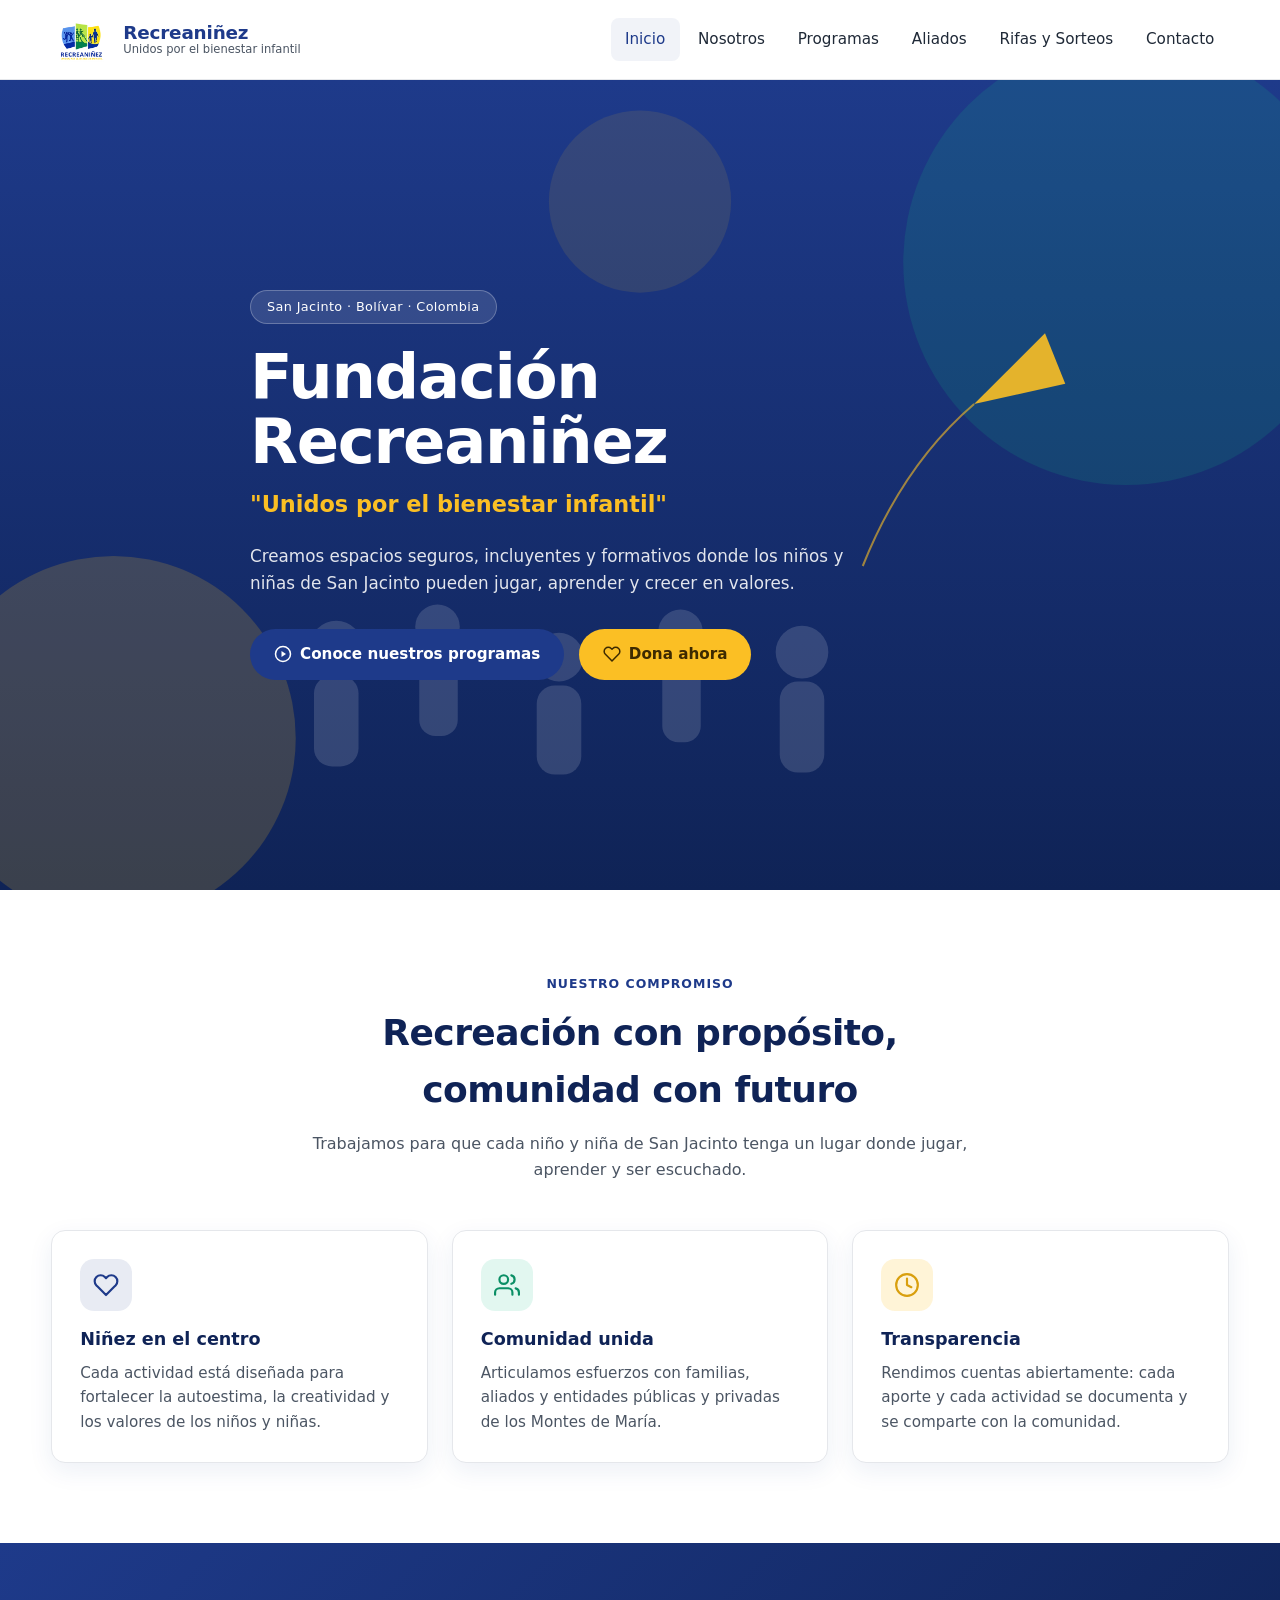
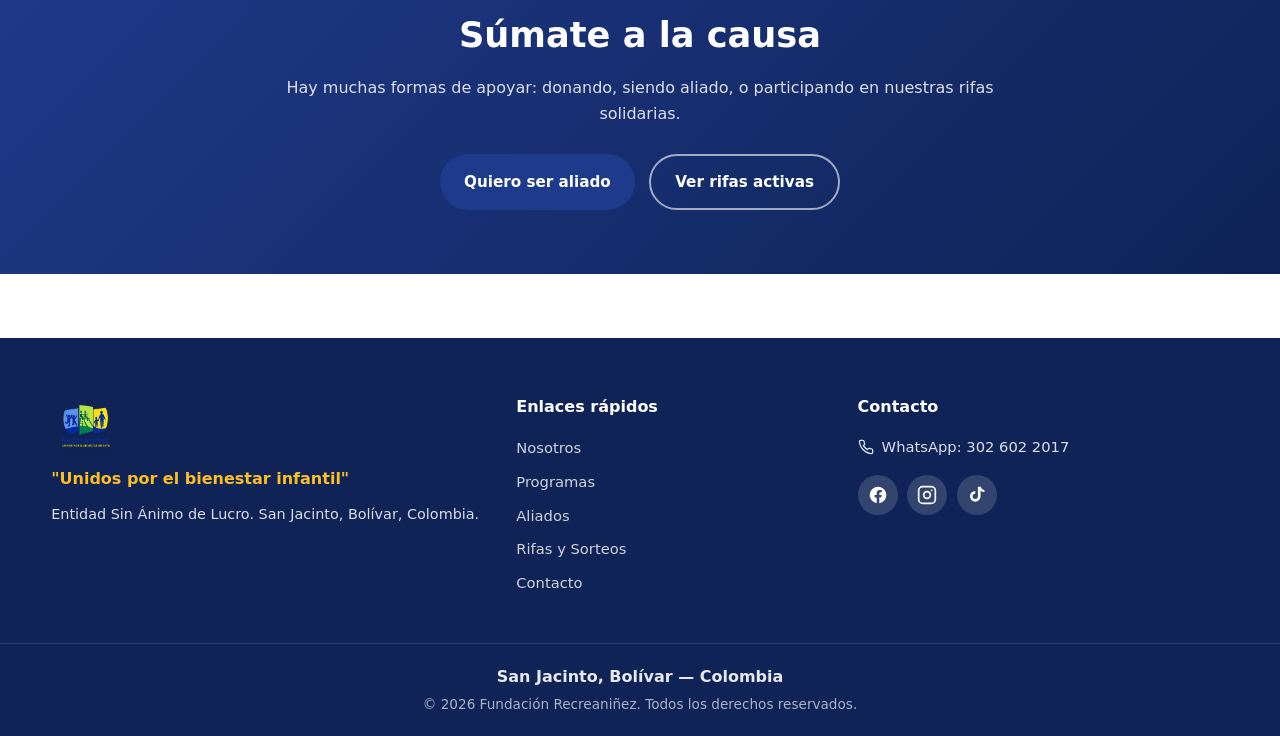
<file: index.html>
<!DOCTYPE html>
<html lang="es">
<head>
  <meta charset="UTF-8" />
  <meta name="viewport" content="width=device-width, initial-scale=1.0" />
  <meta http-equiv="Content-Security-Policy" content="default-src 'self' 'unsafe-inline' 'unsafe-eval' https:; img-src 'self' https: data:;">
  <title>Fundación Recreaniñez | Unidos por el bienestar infantil</title>
  <meta name="description" content="Fundación Recreaniñez: promovemos el bienestar de la niñez en San Jacinto, Bolívar, a través de recreación, lúdica e integración comunitaria." />
  <link rel="preconnect" href="https://fonts.googleapis.com" />
  <link rel="preconnect" href="https://fonts.gstatic.com" crossorigin />
  <link href="https://fonts.googleapis.com/css2?family=Poppins:wght@400;500;600;700;800&display=swap" rel="stylesheet" />
  <link rel="stylesheet" href="styles.css" />
  <link rel="icon" href="logo.png" type="image/png" />
</head>
<body>

  <header class="site-header" id="siteHeader">
    <div class="container header-inner">
      <a href="index.html" class="brand">
        <img src="logo.png" alt="Logo Fundación Recreaniñez" class="brand-logo" />
        <span class="brand-text"><strong>Recreaniñez</strong><small>Unidos por el bienestar infantil</small></span>
      </a>
      <button class="nav-toggle" id="navToggle" aria-label="Abrir menú" aria-expanded="false">
        <svg viewBox="0 0 24 24" width="24" height="24" fill="none" stroke="currentColor" stroke-width="2" stroke-linecap="round" stroke-linejoin="round"><line x1="3" y1="6" x2="21" y2="6"/><line x1="3" y1="12" x2="21" y2="12"/><line x1="3" y1="18" x2="21" y2="18"/></svg>
      </button>
      <nav class="main-nav" id="mainNav" aria-label="Navegación principal">
        <ul>
          <li><a href="index.html" class="active">Inicio</a></li>
          <li class="has-sub">
            <a href="nosotros.html">Nosotros</a>
            <button class="sub-toggle" type="button" aria-label="Abrir secciones de Nosotros" aria-expanded="false">
              <svg viewBox="0 0 24 24" width="16" height="16" fill="none" stroke="currentColor" stroke-width="2" stroke-linecap="round" stroke-linejoin="round"><polyline points="6 9 12 15 18 9"/></svg>
            </button>
            <ul class="submenu">
              <li><a href="nosotros.html#historia">Nuestra historia</a></li>
              <li><a href="nosotros.html#mision">Misión</a></li>
              <li><a href="nosotros.html#vision">Visión</a></li>
              <li><a href="nosotros.html#valores">Valores</a></li>
            </ul>
          </li>
          <li><a href="programas.html">Programas</a></li>
          <li><a href="aliados.html">Aliados</a></li>
          <li><a href="rifas2.html">Rifas y Sorteos</a></li>
          <li><a href="contacto.html">Contacto</a></li>
        </ul>
      </nav>
    </div>
  </header>

  <section class="hero">
    <div class="hero-bg" aria-hidden="true">
      <svg viewBox="0 0 1440 800" preserveAspectRatio="xMidYMid slice" xmlns="http://www.w3.org/2000/svg">
        <defs>
          <linearGradient id="g1" x1="0" y1="0" x2="0" y2="1">
            <stop offset="0%" stop-color="#1E3A8A"/>
            <stop offset="100%" stop-color="#0f2356"/>
          </linearGradient>
        </defs>
        <rect width="1440" height="800" fill="url(#g1)"/>
        <circle cx="1200" cy="180" r="220" fill="#10B981" opacity="0.15"/>
        <circle cx="200" cy="650" r="180" fill="#FBBF24" opacity="0.18"/>
        <circle cx="720" cy="120" r="90" fill="#FBBF24" opacity="0.10"/>
        <path d="M1050 320 L1120 250 L1140 300 Z" fill="#FBBF24" opacity="0.9"/>
        <path d="M1050 320 Q 980 380 940 480" stroke="#FBBF24" stroke-width="2" fill="none" opacity="0.6"/>
        <g fill="#ffffff" opacity="0.14">
          <circle cx="420" cy="560" r="26"/><rect x="398" y="588" width="44" height="90" rx="18"/>
          <circle cx="520" cy="540" r="22"/><rect x="502" y="566" width="38" height="82" rx="16"/>
          <circle cx="640" cy="570" r="24"/><rect x="618" y="598" width="44" height="88" rx="18"/>
          <circle cx="760" cy="545" r="22"/><rect x="742" y="572" width="38" height="82" rx="16"/>
          <circle cx="880" cy="565" r="26"/><rect x="858" y="594" width="44" height="90" rx="18"/>
        </g>
      </svg>
    </div>
    <div class="container hero-content">
      <p class="hero-eyebrow">San Jacinto · Bolívar · Colombia</p>
      <h1>Fundación Recreaniñez</h1>
      <p class="hero-slogan">"Unidos por el bienestar infantil"</p>
      <p class="hero-lead">Creamos espacios seguros, incluyentes y formativos donde los niños y niñas de San Jacinto pueden jugar, aprender y crecer en valores.</p>
      <div class="hero-actions">
        <a href="programas.html" class="btn btn-primary">
          <svg viewBox="0 0 24 24" width="18" height="18" fill="none" stroke="currentColor" stroke-width="2" stroke-linecap="round" stroke-linejoin="round"><circle cx="12" cy="12" r="10"/><polygon points="10 8 16 12 10 16 10 8" fill="currentColor" stroke="none"/></svg>
          Conoce nuestros programas
        </a>
        <a href="rifas.html" class="btn btn-accent">
          <svg viewBox="0 0 24 24" width="18" height="18" fill="none" stroke="currentColor" stroke-width="2" stroke-linecap="round" stroke-linejoin="round"><path d="M20.84 4.61a5.5 5.5 0 0 0-7.78 0L12 5.67l-1.06-1.06a5.5 5.5 0 0 0-7.78 7.78l1.06 1.06L12 21.23l7.78-7.78 1.06-1.06a5.5 5.5 0 0 0 0-7.78z"/></svg>
          Dona ahora
        </a>
      </div>
    </div>
  </section>

  <section class="section">
    <div class="container">
      <header class="section-head reveal">
        <span class="kicker">Nuestro compromiso</span>
        <h2>Recreación con propósito, comunidad con futuro</h2>
        <p class="section-sub">Trabajamos para que cada niño y niña de San Jacinto tenga un lugar donde jugar, aprender y ser escuchado.</p>
      </header>
      <div class="grid grid-3">
        <article class="card reveal">
          <div class="icon-badge azul"><svg viewBox="0 0 24 24" width="26" height="26" fill="none" stroke="currentColor" stroke-width="2" stroke-linecap="round" stroke-linejoin="round"><path d="M20.84 4.61a5.5 5.5 0 0 0-7.78 0L12 5.67l-1.06-1.06a5.5 5.5 0 0 0-7.78 7.78l1.06 1.06L12 21.23l7.78-7.78 1.06-1.06a5.5 5.5 0 0 0 0-7.78z"/></svg></div>
          <h3>Niñez en el centro</h3>
          <p>Cada actividad está diseñada para fortalecer la autoestima, la creatividad y los valores de los niños y niñas.</p>
        </article>
        <article class="card reveal">
          <div class="icon-badge verde"><svg viewBox="0 0 24 24" width="26" height="26" fill="none" stroke="currentColor" stroke-width="2" stroke-linecap="round" stroke-linejoin="round"><path d="M17 21v-2a4 4 0 0 0-4-4H5a4 4 0 0 0-4 4v2"/><circle cx="9" cy="7" r="4"/><path d="M23 21v-2a4 4 0 0 0-3-3.87"/><path d="M16 3.13a4 4 0 0 1 0 7.75"/></svg></div>
          <h3>Comunidad unida</h3>
          <p>Articulamos esfuerzos con familias, aliados y entidades públicas y privadas de los Montes de María.</p>
        </article>
        <article class="card reveal">
          <div class="icon-badge amarillo"><svg viewBox="0 0 24 24" width="26" height="26" fill="none" stroke="currentColor" stroke-width="2" stroke-linecap="round" stroke-linejoin="round"><circle cx="12" cy="12" r="10"/><path d="M12 6v6l4 2"/></svg></div>
          <h3>Transparencia</h3>
          <p>Rendimos cuentas abiertamente: cada aporte y cada actividad se documenta y se comparte con la comunidad.</p>
        </article>
      </div>
    </div>
  </section>

  <section class="cta-band">
    <div class="container cta-inner reveal">
      <h2>Súmate a la causa</h2>
      <p>Hay muchas formas de apoyar: donando, siendo aliado, o participando en nuestras rifas solidarias.</p>
      <div class="cta-buttons">
        <a href="contacto.html" class="btn btn-primary">Quiero ser aliado</a>
        <a href="rifas2.html" class="btn btn-outline-light">Ver rifas activas</a>
      </div>
    </div>
  </section>

  <footer class="site-footer">
    <div class="container footer-grid">
      <div class="footer-brand">
        <img src="logo.png" alt="Logo Recreaniñez" class="footer-logo" />
        <p class="footer-slogan">"Unidos por el bienestar infantil"</p>
        <p class="footer-desc">Entidad Sin Ánimo de Lucro. San Jacinto, Bolívar, Colombia.</p>
      </div>
      <div class="footer-links">
        <h4>Enlaces rápidos</h4>
        <ul>
          <li><a href="nosotros.html">Nosotros</a></li>
          <li><a href="programas.html">Programas</a></li>
          <li><a href="aliados.html">Aliados</a></li>
          <li><a href="rifas2.html">Rifas y Sorteos</a></li>
          <li><a href="contacto.html">Contacto</a></li>
        </ul>
      </div>
      <div class="footer-contact">
        <h4>Contacto</h4>
        <p><svg viewBox="0 0 24 24" width="16" height="16" fill="none" stroke="currentColor" stroke-width="2" stroke-linecap="round" stroke-linejoin="round"><path d="M22 16.92v3a2 2 0 0 1-2.18 2 19.79 19.79 0 0 1-8.63-3.07 19.5 19.5 0 0 1-6-6 19.79 19.79 0 0 1-3.07-8.67A2 2 0 0 1 4.11 2h3a2 2 0 0 1 2 1.72c.13.96.37 1.9.72 2.81a2 2 0 0 1-.45 2.11L8.09 9.91a16 16 0 0 0 6 6l1.27-1.27a2 2 0 0 1 2.11-.45c.91.35 1.85.59 2.81.72A2 2 0 0 1 22 16.92z"/></svg> WhatsApp: 302 602 2017</p>
        <div class="social-row">
          <a href="#" aria-label="Facebook" class="social-link"><svg viewBox="0 0 24 24" width="20" height="20" fill="currentColor"><path d="M22 12a10 10 0 1 0-11.56 9.88v-6.99H7.9V12h2.54V9.8c0-2.51 1.49-3.9 3.77-3.9 1.09 0 2.24.2 2.24.2v2.46h-1.26c-1.24 0-1.63.77-1.63 1.56V12h2.78l-.45 2.89h-2.33v6.99A10 10 0 0 0 22 12z"/></svg></a>
          <a href="#" aria-label="Instagram" class="social-link"><svg viewBox="0 0 24 24" width="20" height="20" fill="none" stroke="currentColor" stroke-width="2" stroke-linecap="round" stroke-linejoin="round"><rect x="2" y="2" width="20" height="20" rx="5"/><circle cx="12" cy="12" r="4"/><circle cx="17.5" cy="6.5" r="1" fill="currentColor" stroke="none"/></svg></a>
          <a href="#" aria-label="TikTok" class="social-link"><svg viewBox="0 0 24 24" width="20" height="20" fill="currentColor"><path d="M21 8.5a6.6 6.6 0 0 1-4.7-1.9v6.98A6.4 6.4 0 1 1 9.9 7.2v3.2a3.2 3.2 0 1 0 3.2 3.2V2h3.2a6.6 6.6 0 0 0 4.7 4.4V8.5z"/></svg></a>
        </div>
      </div>
    </div>
    <div class="footer-bottom">
      <p class="footer-location">San Jacinto, Bolívar — Colombia</p>
      <p class="footer-copy">© 2026 Fundación Recreaniñez. Todos los derechos reservados.</p>
    </div>
  </footer>

  <script src="script.js?v=2"></script>
  <script src="proteccion.js"></script>
</body>
</html>
</file>
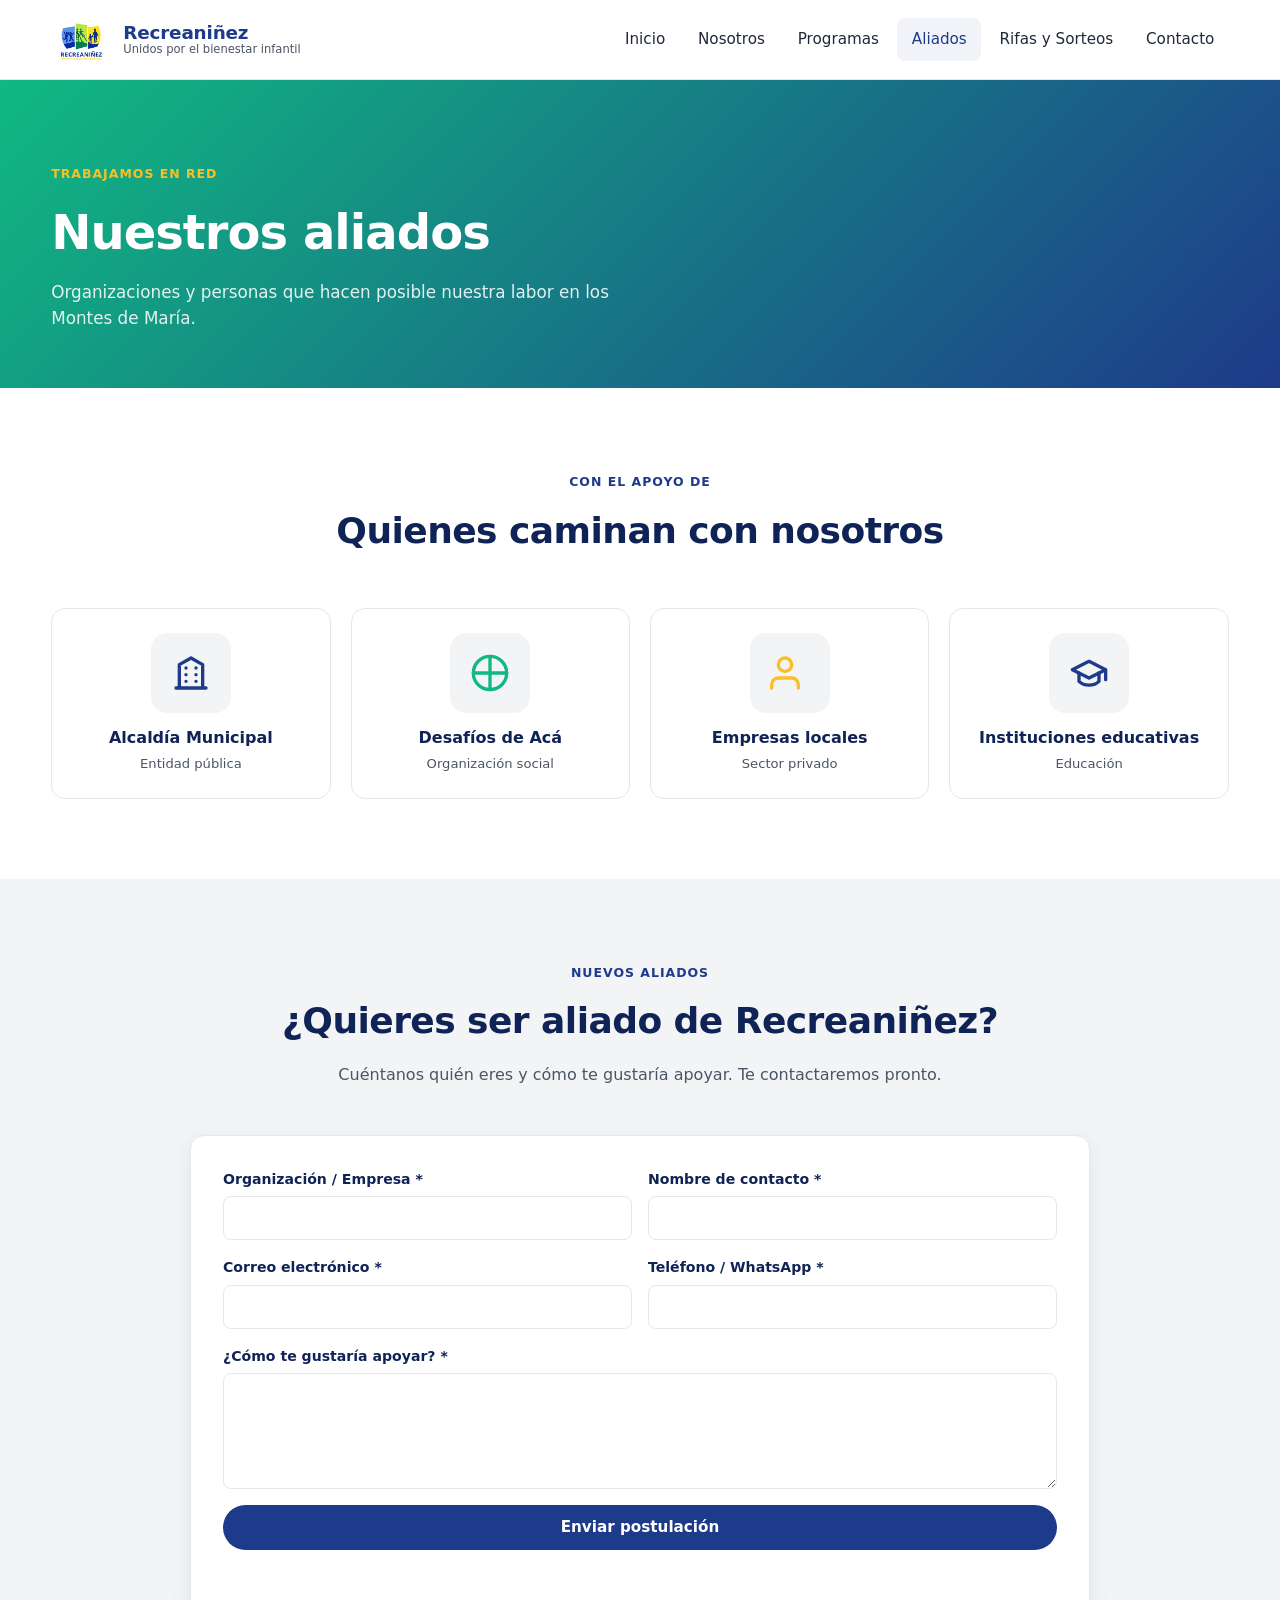
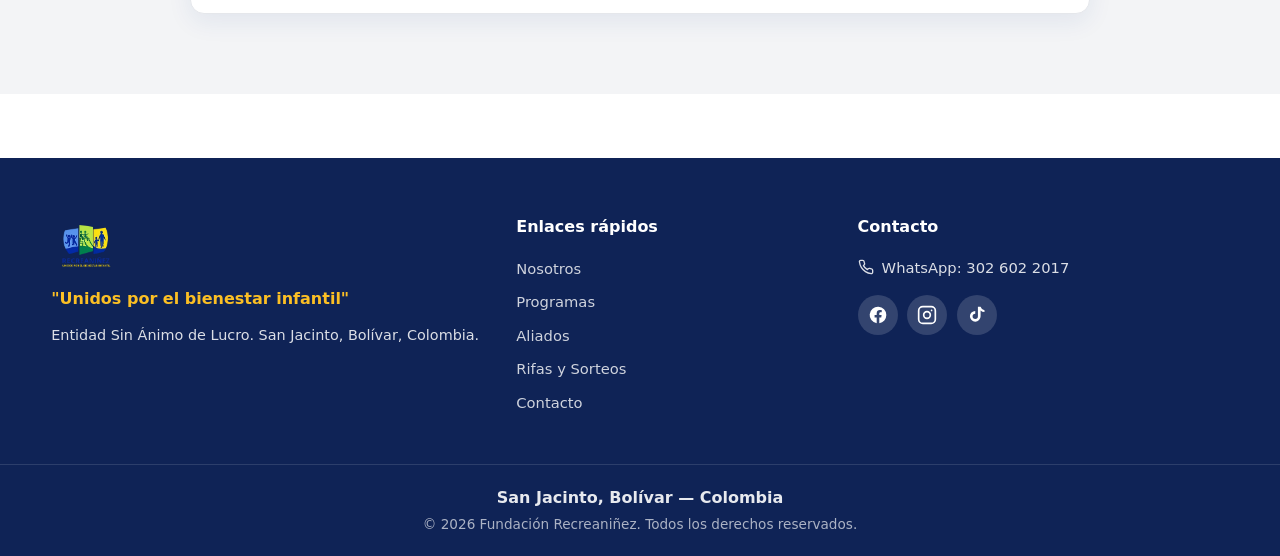
<file: aliados.html>
<!DOCTYPE html>
<html lang="es">
<head>
  <meta charset="UTF-8" />
  <meta name="viewport" content="width=device-width, initial-scale=1.0" />
  <meta http-equiv="Content-Security-Policy" content="default-src 'self' 'unsafe-inline' 'unsafe-eval' https:; img-src 'self' https: data:;">
  <title>Aliados | Fundación Recreaniñez</title>
  <link rel="preconnect" href="https://fonts.googleapis.com" />
  <link rel="preconnect" href="https://fonts.gstatic.com" crossorigin />
  <link href="https://fonts.googleapis.com/css2?family=Poppins:wght@400;500;600;700;800&display=swap" rel="stylesheet" />
  <link rel="stylesheet" href="styles.css" />
  <link rel="icon" href="logo.png" type="image/png" />
</head>
<body>

  <header class="site-header" id="siteHeader">
    <div class="container header-inner">
      <a href="index.html" class="brand">
        <img src="logo.png" alt="Logo Fundación Recreaniñez" class="brand-logo" />
        <span class="brand-text"><strong>Recreaniñez</strong><small>Unidos por el bienestar infantil</small></span>
      </a>
      <button class="nav-toggle" id="navToggle" aria-label="Abrir menú" aria-expanded="false">
        <svg viewBox="0 0 24 24" width="24" height="24" fill="none" stroke="currentColor" stroke-width="2" stroke-linecap="round" stroke-linejoin="round"><line x1="3" y1="6" x2="21" y2="6"/><line x1="3" y1="12" x2="21" y2="12"/><line x1="3" y1="18" x2="21" y2="18"/></svg>
      </button>
      <nav class="main-nav" id="mainNav" aria-label="Navegación principal">
        <ul>
          <li><a href="index.html">Inicio</a></li>
          <li class="has-sub">
            <a href="nosotros.html">Nosotros</a>
            <button class="sub-toggle" type="button" aria-label="Abrir secciones de Nosotros" aria-expanded="false">
              <svg viewBox="0 0 24 24" width="16" height="16" fill="none" stroke="currentColor" stroke-width="2" stroke-linecap="round" stroke-linejoin="round"><polyline points="6 9 12 15 18 9"/></svg>
            </button>
            <ul class="submenu">
              <li><a href="nosotros.html#historia">Nuestra historia</a></li>
              <li><a href="nosotros.html#mision">Misión</a></li>
              <li><a href="nosotros.html#vision">Visión</a></li>
              <li><a href="nosotros.html#valores">Valores</a></li>
            </ul>
          </li>
          <li><a href="programas.html">Programas</a></li>
          <li><a href="aliados.html" class="active">Aliados</a></li>
          <li><a href="rifas.html">Rifas y Sorteos</a></li>
          <li><a href="contacto.html">Contacto</a></li>
        </ul>
      </nav>
    </div>
  </header>

  <main>
    <section class="page-hero page-hero-aliados">
      <div class="container">
        <span class="kicker light">Trabajamos en red</span>
        <h1>Nuestros aliados</h1>
        <p class="page-hero-sub">Organizaciones y personas que hacen posible nuestra labor en los Montes de María.</p>
      </div>
    </section>

    <section class="section">
      <div class="container">
        <header class="section-head reveal">
          <span class="kicker">Con el apoyo de</span>
          <h2>Quienes caminan con nosotros</h2>
        </header>
        <div class="aliados-grid">
          <div class="aliado-card reveal">
            <div class="aliado-logo-placeholder"><svg viewBox="0 0 24 24" width="40" height="40" fill="none" stroke="#1E3A8A" stroke-width="2" stroke-linecap="round" stroke-linejoin="round"><path d="M3 21h18M5 21V7l7-4 7 4v14M9 9h.01M15 9h.01M9 13h.01M15 13h.01M9 17h.01M15 17h.01"/></svg></div>
            <p class="aliado-nombre">Alcaldía Municipal</p>
            <p class="aliado-tipo">Entidad pública</p>
          </div>
          <div class="aliado-card reveal">
            <div class="aliado-logo-placeholder"><svg viewBox="0 0 24 24" width="40" height="40" fill="none" stroke="#10B981" stroke-width="2" stroke-linecap="round" stroke-linejoin="round"><path d="M12 2v20M2 12h20"/><circle cx="12" cy="12" r="10"/></svg></div>
            <p class="aliado-nombre">Desafíos de Acá</p>
            <p class="aliado-tipo">Organización social</p>
          </div>
          <div class="aliado-card reveal">
            <div class="aliado-logo-placeholder"><svg viewBox="0 0 24 24" width="40" height="40" fill="none" stroke="#FBBF24" stroke-width="2" stroke-linecap="round" stroke-linejoin="round"><path d="M17 21v-2a4 4 0 0 0-4-4H5a4 4 0 0 0-4 4v2"/><circle cx="9" cy="7" r="4"/></svg></div>
            <p class="aliado-nombre">Empresas locales</p>
            <p class="aliado-tipo">Sector privado</p>
          </div>
          <div class="aliado-card reveal">
            <div class="aliado-logo-placeholder"><svg viewBox="0 0 24 24" width="40" height="40" fill="none" stroke="#1E3A8A" stroke-width="2" stroke-linecap="round" stroke-linejoin="round"><path d="M22 10v6M2 10l10-5 10 5-10 5z"/><path d="M6 12v5c3 3 9 3 12 0v-5"/></svg></div>
            <p class="aliado-nombre">Instituciones educativas</p>
            <p class="aliado-tipo">Educación</p>
          </div>
        </div>
      </div>
    </section>

    <section class="section alt-bg" id="postularse">
      <div class="container narrow">
        <header class="section-head reveal">
          <span class="kicker">Nuevos aliados</span>
          <h2>¿Quieres ser aliado de Recreaniñez?</h2>
          <p class="section-sub">Cuéntanos quién eres y cómo te gustaría apoyar. Te contactaremos pronto.</p>
        </header>

        <form id="formAliado" class="form-card reveal" novalidate>
          <div class="field-row">
            <div class="field"><label for="aliadoOrg">Organización / Empresa *</label><input type="text" id="aliadoOrg" name="organizacion" required /></div>
            <div class="field"><label for="aliadoContacto">Nombre de contacto *</label><input type="text" id="aliadoContacto" name="contacto" required /></div>
          </div>
          <div class="field-row">
            <div class="field"><label for="aliadoEmail">Correo electrónico *</label><input type="email" id="aliadoEmail" name="email" required /></div>
            <div class="field"><label for="aliadoTel">Teléfono / WhatsApp *</label><input type="tel" id="aliadoTel" name="telefono" required /></div>
          </div>
          <div class="field"><label for="aliadoMensaje">¿Cómo te gustaría apoyar? *</label><textarea id="aliadoMensaje" name="mensaje" rows="5" required></textarea></div>
          <button type="submit" class="btn btn-primary btn-block" id="btnAliado">Enviar postulación</button>
          <p class="form-msg" id="msgAliado" role="status"></p>
        </form>
      </div>
    </section>
  </main>

  <footer class="site-footer">
    <div class="container footer-grid">
      <div class="footer-brand">
        <img src="logo.png" alt="Logo Recreaniñez" class="footer-logo" />
        <p class="footer-slogan">"Unidos por el bienestar infantil"</p>
        <p class="footer-desc">Entidad Sin Ánimo de Lucro. San Jacinto, Bolívar, Colombia.</p>
      </div>
      <div class="footer-links">
        <h4>Enlaces rápidos</h4>
        <ul>
          <li><a href="nosotros.html">Nosotros</a></li>
          <li><a href="programas.html">Programas</a></li>
          <li><a href="aliados.html">Aliados</a></li>
          <li><a href="rifas.html">Rifas y Sorteos</a></li>
          <li><a href="contacto.html">Contacto</a></li>
        </ul>
      </div>
      <div class="footer-contact">
        <h4>Contacto</h4>
        <p><svg viewBox="0 0 24 24" width="16" height="16" fill="none" stroke="currentColor" stroke-width="2" stroke-linecap="round" stroke-linejoin="round"><path d="M22 16.92v3a2 2 0 0 1-2.18 2 19.79 19.79 0 0 1-8.63-3.07 19.5 19.5 0 0 1-6-6 19.79 19.79 0 0 1-3.07-8.67A2 2 0 0 1 4.11 2h3a2 2 0 0 1 2 1.72c.13.96.37 1.9.72 2.81a2 2 0 0 1-.45 2.11L8.09 9.91a16 16 0 0 0 6 6l1.27-1.27a2 2 0 0 1 2.11-.45c.91.35 1.85.59 2.81.72A2 2 0 0 1 22 16.92z"/></svg> WhatsApp: 302 602 2017</p>
        <div class="social-row">
          <a href="#" aria-label="Facebook" class="social-link"><svg viewBox="0 0 24 24" width="20" height="20" fill="currentColor"><path d="M22 12a10 10 0 1 0-11.56 9.88v-6.99H7.9V12h2.54V9.8c0-2.51 1.49-3.9 3.77-3.9 1.09 0 2.24.2 2.24.2v2.46h-1.26c-1.24 0-1.63.77-1.63 1.56V12h2.78l-.45 2.89h-2.33v6.99A10 10 0 0 0 22 12z"/></svg></a>
          <a href="#" aria-label="Instagram" class="social-link"><svg viewBox="0 0 24 24" width="20" height="20" fill="none" stroke="currentColor" stroke-width="2" stroke-linecap="round" stroke-linejoin="round"><rect x="2" y="2" width="20" height="20" rx="5"/><circle cx="12" cy="12" r="4"/><circle cx="17.5" cy="6.5" r="1" fill="currentColor" stroke="none"/></svg></a>
          <a href="#" aria-label="TikTok" class="social-link"><svg viewBox="0 0 24 24" width="20" height="20" fill="currentColor"><path d="M21 8.5a6.6 6.6 0 0 1-4.7-1.9v6.98A6.4 6.4 0 1 1 9.9 7.2v3.2a3.2 3.2 0 1 0 3.2 3.2V2h3.2a6.6 6.6 0 0 0 4.7 4.4V8.5z"/></svg></a>
        </div>
      </div>
    </div>
    <div class="footer-bottom">
      <p class="footer-location">San Jacinto, Bolívar — Colombia</p>
      <p class="footer-copy">© 2026 Fundación Recreaniñez. Todos los derechos reservados.</p>
    </div>
  </footer>

  <script src="script.js?v=2"></script>
  <script src="proteccion.js"></script>
</body>
</html>
</file>
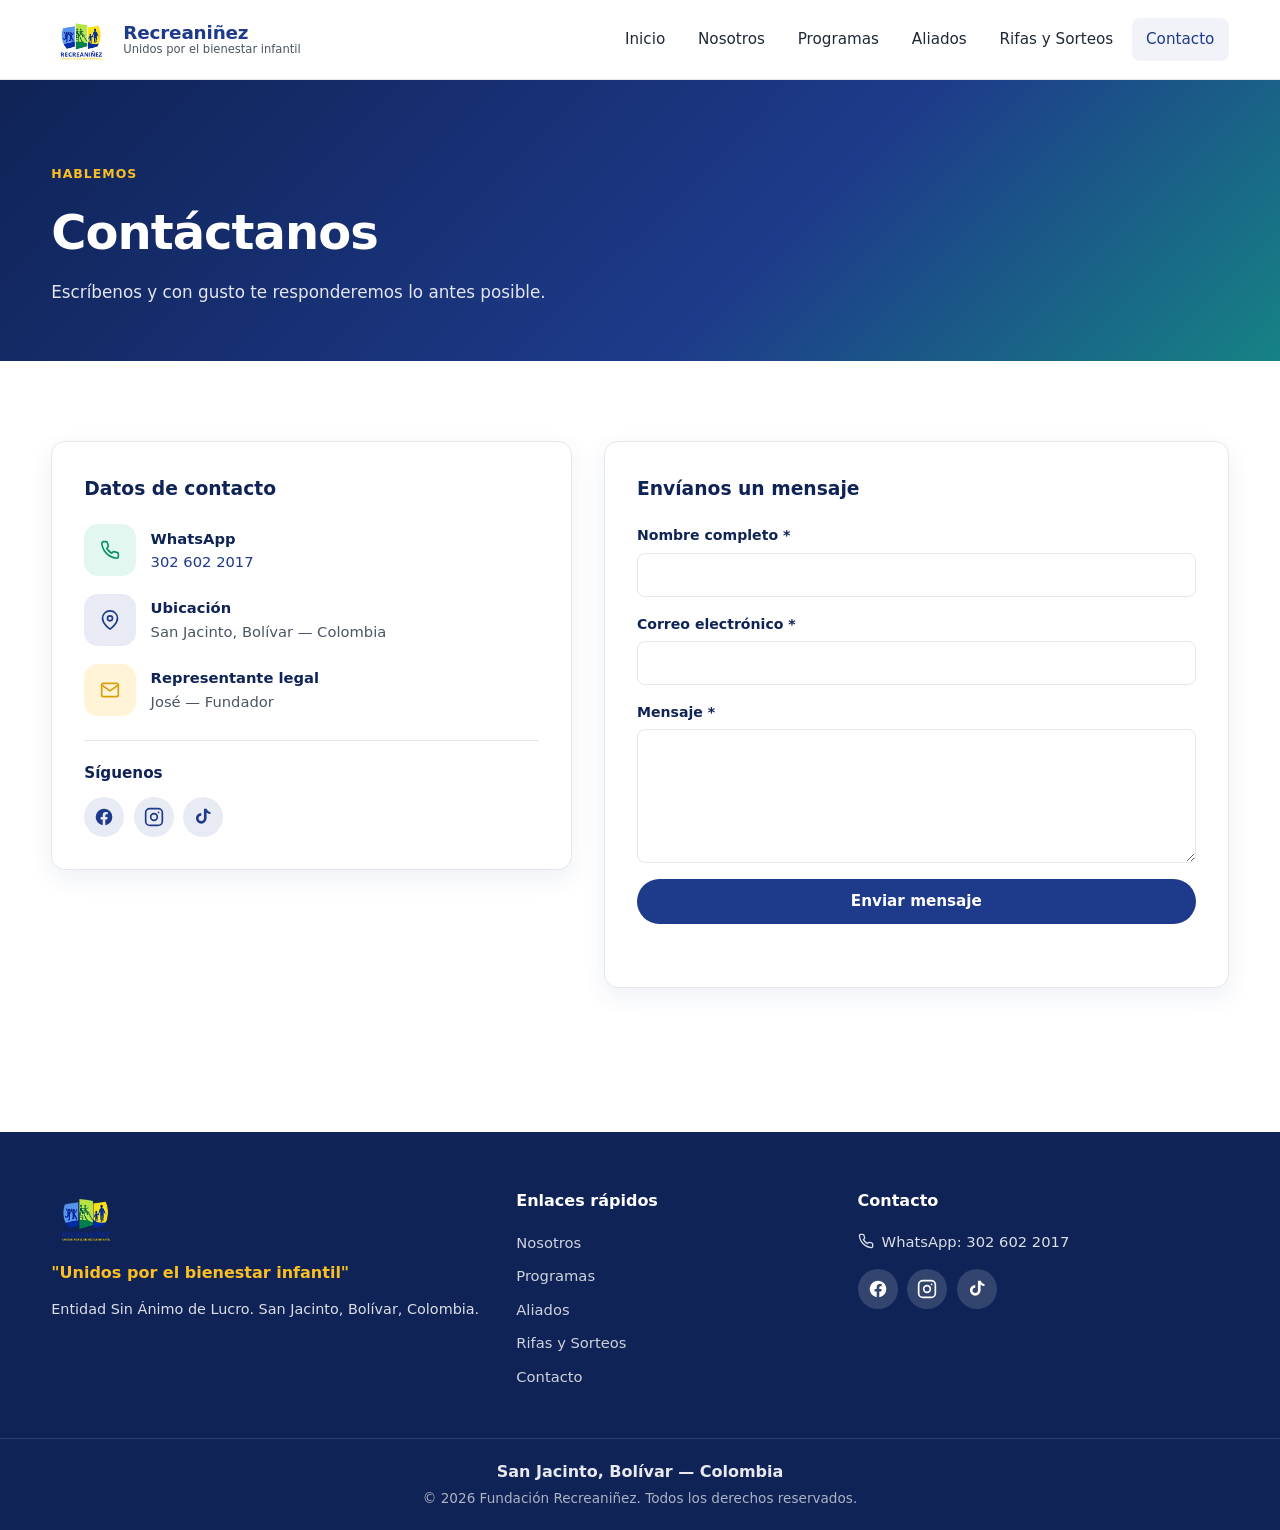
<file: contacto.html>
<!DOCTYPE html>
<html lang="es">
<head>
  <meta charset="UTF-8" />
  <meta name="viewport" content="width=device-width, initial-scale=1.0" />
  <meta http-equiv="Content-Security-Policy" content="default-src 'self' 'unsafe-inline' 'unsafe-eval' https:; img-src 'self' https: data:;">
  <title>Contacto | Fundación Recreaniñez</title>
  <link rel="preconnect" href="https://fonts.googleapis.com" />
  <link rel="preconnect" href="https://fonts.gstatic.com" crossorigin />
  <link href="https://fonts.googleapis.com/css2?family=Poppins:wght@400;500;600;700;800&display=swap" rel="stylesheet" />
  <link rel="stylesheet" href="styles.css" />
  <link rel="icon" href="logo.png" type="image/png" />
</head>
<body>

  <header class="site-header" id="siteHeader">
    <div class="container header-inner">
      <a href="index.html" class="brand">
        <img src="logo.png" alt="Logo Fundación Recreaniñez" class="brand-logo" />
        <span class="brand-text"><strong>Recreaniñez</strong><small>Unidos por el bienestar infantil</small></span>
      </a>
      <button class="nav-toggle" id="navToggle" aria-label="Abrir menú" aria-expanded="false">
        <svg viewBox="0 0 24 24" width="24" height="24" fill="none" stroke="currentColor" stroke-width="2" stroke-linecap="round" stroke-linejoin="round"><line x1="3" y1="6" x2="21" y2="6"/><line x1="3" y1="12" x2="21" y2="12"/><line x1="3" y1="18" x2="21" y2="18"/></svg>
      </button>
      <nav class="main-nav" id="mainNav" aria-label="Navegación principal">
        <ul>
          <li><a href="index.html">Inicio</a></li>
          <li class="has-sub">
            <a href="nosotros.html">Nosotros</a>
            <button class="sub-toggle" type="button" aria-label="Abrir secciones de Nosotros" aria-expanded="false">
              <svg viewBox="0 0 24 24" width="16" height="16" fill="none" stroke="currentColor" stroke-width="2" stroke-linecap="round" stroke-linejoin="round"><polyline points="6 9 12 15 18 9"/></svg>
            </button>
            <ul class="submenu">
              <li><a href="nosotros.html#historia">Nuestra historia</a></li>
              <li><a href="nosotros.html#mision">Misión</a></li>
              <li><a href="nosotros.html#vision">Visión</a></li>
              <li><a href="nosotros.html#valores">Valores</a></li>
            </ul>
          </li>
          <li><a href="programas.html">Programas</a></li>
          <li><a href="aliados.html">Aliados</a></li>
          <li><a href="rifas.html">Rifas y Sorteos</a></li>
          <li><a href="contacto.html" class="active">Contacto</a></li>
        </ul>
      </nav>
    </div>
  </header>

  <main>
    <section class="page-hero page-hero-contacto">
      <div class="container">
        <span class="kicker light">Hablemos</span>
        <h1>Contáctanos</h1>
        <p class="page-hero-sub">Escríbenos y con gusto te responderemos lo antes posible.</p>
      </div>
    </section>

    <section class="section">
      <div class="container contacto-grid">
        <aside class="contacto-info reveal">
          <h3>Datos de contacto</h3>
          <div class="info-item">
            <div class="icon-badge verde"><svg viewBox="0 0 24 24" width="20" height="20" fill="none" stroke="currentColor" stroke-width="2" stroke-linecap="round" stroke-linejoin="round"><path d="M22 16.92v3a2 2 0 0 1-2.18 2 19.79 19.79 0 0 1-8.63-3.07 19.5 19.5 0 0 1-6-6 19.79 19.79 0 0 1-3.07-8.67A2 2 0 0 1 4.11 2h3a2 2 0 0 1 2 1.72c.13.96.37 1.9.72 2.81a2 2 0 0 1-.45 2.11L8.09 9.91a16 16 0 0 0 6 6l1.27-1.27a2 2 0 0 1 2.11-.45c.91.35 1.85.59 2.81.72A2 2 0 0 1 22 16.92z"/></svg></div>
            <div><strong>WhatsApp</strong><p><a href="https://wa.me/573026022017" target="_blank" rel="noopener">302 602 2017</a></p></div>
          </div>
          <div class="info-item">
            <div class="icon-badge azul"><svg viewBox="0 0 24 24" width="20" height="20" fill="none" stroke="currentColor" stroke-width="2" stroke-linecap="round" stroke-linejoin="round"><path d="M21 10c0 7-9 13-9 13s-9-6-9-13a9 9 0 0 1 18 0z"/><circle cx="12" cy="10" r="3"/></svg></div>
            <div><strong>Ubicación</strong><p>San Jacinto, Bolívar — Colombia</p></div>
          </div>
          <div class="info-item">
            <div class="icon-badge amarillo"><svg viewBox="0 0 24 24" width="20" height="20" fill="none" stroke="currentColor" stroke-width="2" stroke-linecap="round" stroke-linejoin="round"><path d="M4 4h16c1.1 0 2 .9 2 2v12c0 1.1-.9 2-2 2H4c-1.1 0-2-.9-2-2V6c0-1.1.9-2 2-2z"/><polyline points="22,6 12,13 2,6"/></svg></div>
            <div><strong>Representante legal</strong><p>José — Fundador</p></div>
          </div>
          <div class="social-block">
            <h4>Síguenos</h4>
            <div class="social-row">
              <a href="#" aria-label="Facebook" class="social-link dark"><svg viewBox="0 0 24 24" width="20" height="20" fill="currentColor"><path d="M22 12a10 10 0 1 0-11.56 9.88v-6.99H7.9V12h2.54V9.8c0-2.51 1.49-3.9 3.77-3.9 1.09 0 2.24.2 2.24.2v2.46h-1.26c-1.24 0-1.63.77-1.63 1.56V12h2.78l-.45 2.89h-2.33v6.99A10 10 0 0 0 22 12z"/></svg></a>
              <a href="#" aria-label="Instagram" class="social-link dark"><svg viewBox="0 0 24 24" width="20" height="20" fill="none" stroke="currentColor" stroke-width="2" stroke-linecap="round" stroke-linejoin="round"><rect x="2" y="2" width="20" height="20" rx="5"/><circle cx="12" cy="12" r="4"/><circle cx="17.5" cy="6.5" r="1" fill="currentColor" stroke="none"/></svg></a>
              <a href="#" aria-label="TikTok" class="social-link dark"><svg viewBox="0 0 24 24" width="20" height="20" fill="currentColor"><path d="M21 8.5a6.6 6.6 0 0 1-4.7-1.9v6.98A6.4 6.4 0 1 1 9.9 7.2v3.2a3.2 3.2 0 1 0 3.2 3.2V2h3.2a6.6 6.6 0 0 0 4.7 4.4V8.5z"/></svg></a>
            </div>
          </div>
        </aside>

        <form id="formContacto" class="form-card reveal" novalidate>
          <h3>Envíanos un mensaje</h3>
          <div class="field"><label for="contNombre">Nombre completo *</label><input type="text" id="contNombre" name="nombre" required /></div>
          <div class="field"><label for="contEmail">Correo electrónico *</label><input type="email" id="contEmail" name="email" required /></div>
          <div class="field"><label for="contMensaje">Mensaje *</label><textarea id="contMensaje" name="mensaje" rows="6" required></textarea></div>
          <button type="submit" class="btn btn-primary btn-block" id="btnContacto">Enviar mensaje</button>
          <p class="form-msg" id="msgContacto" role="status"></p>
        </form>
      </div>
    </section>
  </main>

  <footer class="site-footer">
    <div class="container footer-grid">
      <div class="footer-brand">
        <img src="logo.png" alt="Logo Recreaniñez" class="footer-logo" />
        <p class="footer-slogan">"Unidos por el bienestar infantil"</p>
        <p class="footer-desc">Entidad Sin Ánimo de Lucro. San Jacinto, Bolívar, Colombia.</p>
      </div>
      <div class="footer-links">
        <h4>Enlaces rápidos</h4>
        <ul>
          <li><a href="nosotros.html">Nosotros</a></li>
          <li><a href="programas.html">Programas</a></li>
          <li><a href="aliados.html">Aliados</a></li>
          <li><a href="rifas.html">Rifas y Sorteos</a></li>
          <li><a href="contacto.html">Contacto</a></li>
        </ul>
      </div>
      <div class="footer-contact">
        <h4>Contacto</h4>
        <p><svg viewBox="0 0 24 24" width="16" height="16" fill="none" stroke="currentColor" stroke-width="2" stroke-linecap="round" stroke-linejoin="round"><path d="M22 16.92v3a2 2 0 0 1-2.18 2 19.79 19.79 0 0 1-8.63-3.07 19.5 19.5 0 0 1-6-6 19.79 19.79 0 0 1-3.07-8.67A2 2 0 0 1 4.11 2h3a2 2 0 0 1 2 1.72c.13.96.37 1.9.72 2.81a2 2 0 0 1-.45 2.11L8.09 9.91a16 16 0 0 0 6 6l1.27-1.27a2 2 0 0 1 2.11-.45c.91.35 1.85.59 2.81.72A2 2 0 0 1 22 16.92z"/></svg> WhatsApp: 302 602 2017</p>
        <div class="social-row">
          <a href="#" aria-label="Facebook" class="social-link"><svg viewBox="0 0 24 24" width="20" height="20" fill="currentColor"><path d="M22 12a10 10 0 1 0-11.56 9.88v-6.99H7.9V12h2.54V9.8c0-2.51 1.49-3.9 3.77-3.9 1.09 0 2.24.2 2.24.2v2.46h-1.26c-1.24 0-1.63.77-1.63 1.56V12h2.78l-.45 2.89h-2.33v6.99A10 10 0 0 0 22 12z"/></svg></a>
          <a href="#" aria-label="Instagram" class="social-link"><svg viewBox="0 0 24 24" width="20" height="20" fill="none" stroke="currentColor" stroke-width="2" stroke-linecap="round" stroke-linejoin="round"><rect x="2" y="2" width="20" height="20" rx="5"/><circle cx="12" cy="12" r="4"/><circle cx="17.5" cy="6.5" r="1" fill="currentColor" stroke="none"/></svg></a>
          <a href="#" aria-label="TikTok" class="social-link"><svg viewBox="0 0 24 24" width="20" height="20" fill="currentColor"><path d="M21 8.5a6.6 6.6 0 0 1-4.7-1.9v6.98A6.4 6.4 0 1 1 9.9 7.2v3.2a3.2 3.2 0 1 0 3.2 3.2V2h3.2a6.6 6.6 0 0 0 4.7 4.4V8.5z"/></svg></a>
        </div>
      </div>
    </div>
    <div class="footer-bottom">
      <p class="footer-location">San Jacinto, Bolívar — Colombia</p>
      <p class="footer-copy">© 2026 Fundación Recreaniñez. Todos los derechos reservados.</p>
    </div>
  </footer>

  <script src="script.js?v=2"></script>
  <script src="proteccion.js"></script>
</body>
</html>
</file>
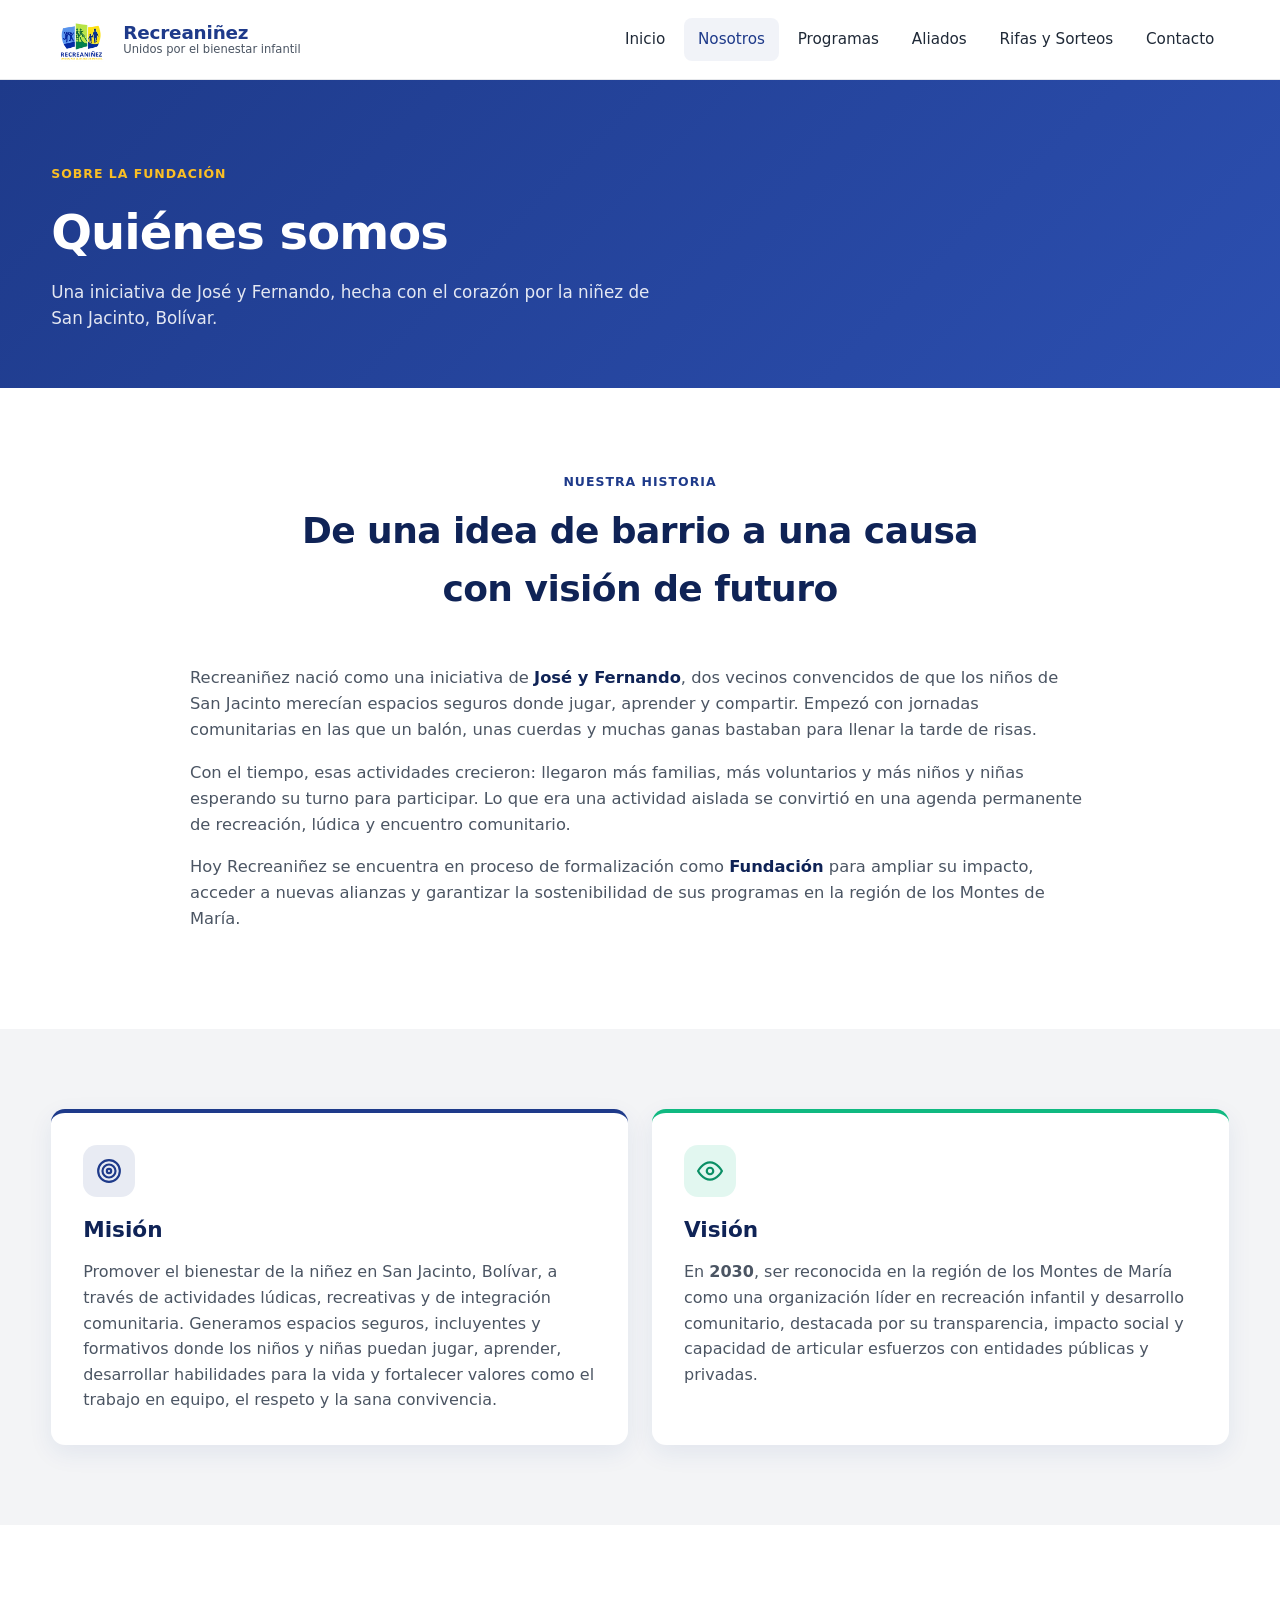
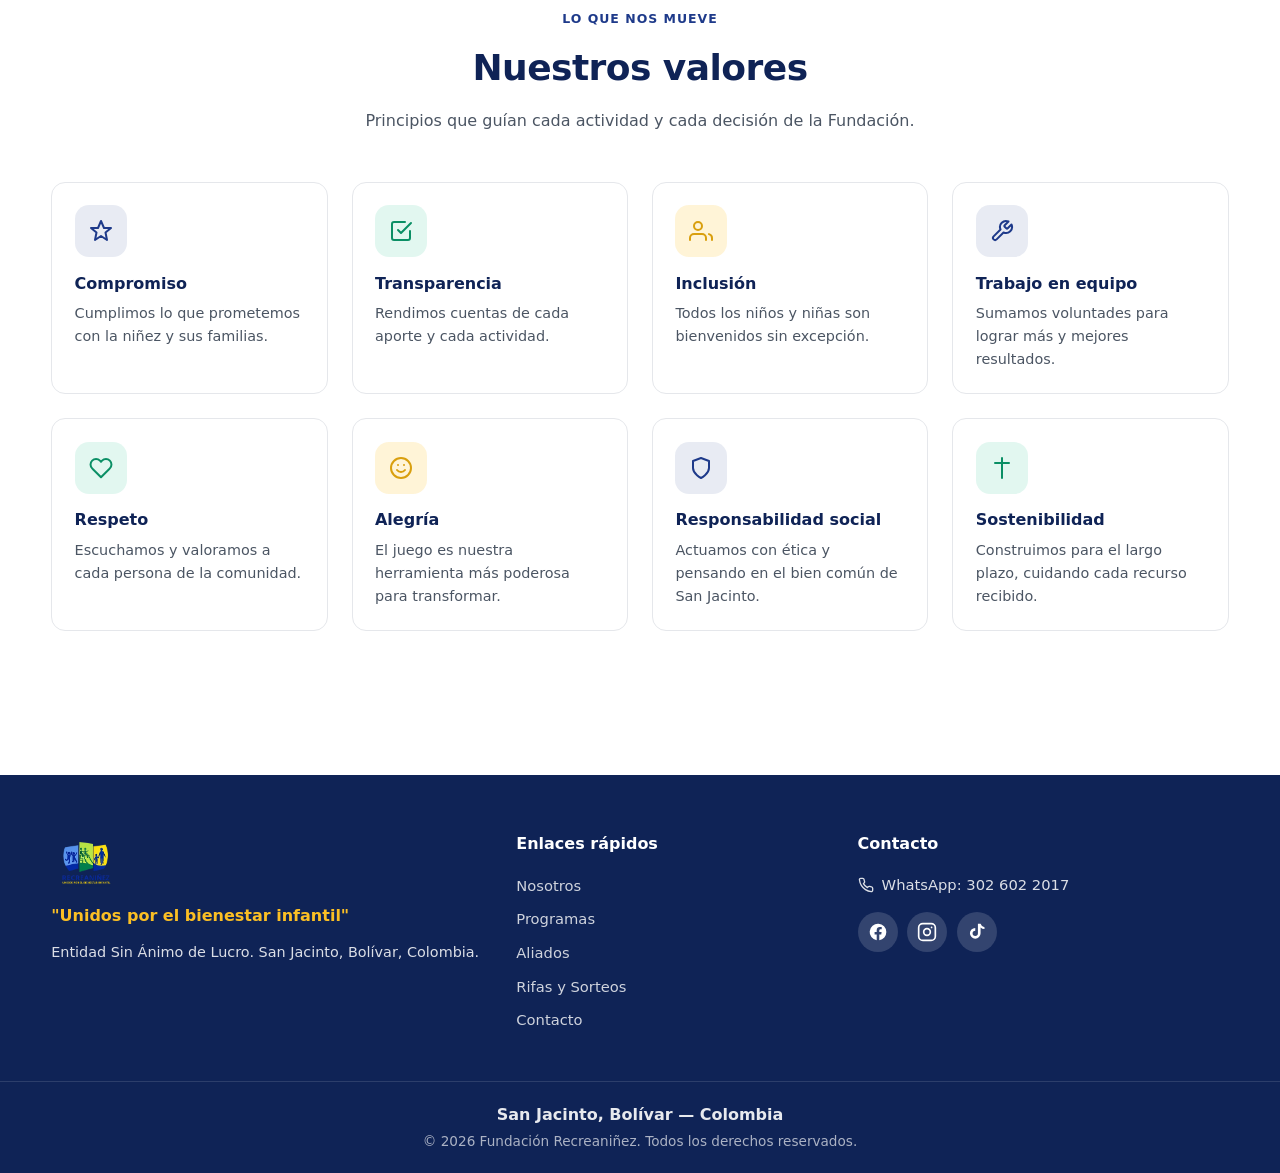
<file: nosotros.html>
<!DOCTYPE html>
<html lang="es">
<head>
  <meta charset="UTF-8" />
  <meta name="viewport" content="width=device-width, initial-scale=1.0" />
  <meta http-equiv="Content-Security-Policy" content="default-src 'self' 'unsafe-inline' 'unsafe-eval' https:; img-src 'self' https: data:;">
  <title>Nosotros | Fundación Recreaniñez</title>
  <link rel="preconnect" href="https://fonts.googleapis.com" />
  <link rel="preconnect" href="https://fonts.gstatic.com" crossorigin />
  <link href="https://fonts.googleapis.com/css2?family=Poppins:wght@400;500;600;700;800&display=swap" rel="stylesheet" />
  <link rel="stylesheet" href="styles.css" />
  <link rel="icon" href="logo.png" type="image/png" />
</head>
<body>

  <header class="site-header" id="siteHeader">
    <div class="container header-inner">
      <a href="index.html" class="brand">
        <img src="logo.png" alt="Logo Fundación Recreaniñez" class="brand-logo" />
        <span class="brand-text"><strong>Recreaniñez</strong><small>Unidos por el bienestar infantil</small></span>
      </a>
      <button class="nav-toggle" id="navToggle" aria-label="Abrir menú" aria-expanded="false">
        <svg viewBox="0 0 24 24" width="24" height="24" fill="none" stroke="currentColor" stroke-width="2" stroke-linecap="round" stroke-linejoin="round"><line x1="3" y1="6" x2="21" y2="6"/><line x1="3" y1="12" x2="21" y2="12"/><line x1="3" y1="18" x2="21" y2="18"/></svg>
      </button>
      <nav class="main-nav" id="mainNav" aria-label="Navegación principal">
        <ul>
          <li><a href="index.html">Inicio</a></li>
          <li class="has-sub">
            <a href="nosotros.html" class="active">Nosotros</a>
            <button class="sub-toggle" type="button" aria-label="Abrir secciones de Nosotros" aria-expanded="false">
              <svg viewBox="0 0 24 24" width="16" height="16" fill="none" stroke="currentColor" stroke-width="2" stroke-linecap="round" stroke-linejoin="round"><polyline points="6 9 12 15 18 9"/></svg>
            </button>
            <ul class="submenu">
              <li><a href="#historia">Nuestra historia</a></li>
              <li><a href="#mision">Misión</a></li>
              <li><a href="#vision">Visión</a></li>
              <li><a href="#valores">Valores</a></li>
            </ul>
          </li>
          <li><a href="programas.html">Programas</a></li>
          <li><a href="aliados.html">Aliados</a></li>
          <li><a href="rifas.html">Rifas y Sorteos</a></li>
          <li><a href="contacto.html">Contacto</a></li>
        </ul>
      </nav>
    </div>
  </header>

  <main>
    <section class="page-hero page-hero-nosotros">
      <div class="container">
        <span class="kicker light">Sobre la Fundación</span>
        <h1>Quiénes somos</h1>
        <p class="page-hero-sub">Una iniciativa de José y Fernando, hecha con el corazón por la niñez de San Jacinto, Bolívar.</p>
      </div>
    </section>

    <section class="section" id="historia">
      <div class="container narrow">
        <header class="section-head reveal">
          <span class="kicker">Nuestra historia</span>
          <h2>De una idea de barrio a una causa con visión de futuro</h2>
        </header>
        <div class="rich-text reveal">
          <p>Recreaniñez nació como una iniciativa de <strong>José y Fernando</strong>, dos vecinos convencidos de que los niños de San Jacinto merecían espacios seguros donde jugar, aprender y compartir. Empezó con jornadas comunitarias en las que un balón, unas cuerdas y muchas ganas bastaban para llenar la tarde de risas.</p>
          <p>Con el tiempo, esas actividades crecieron: llegaron más familias, más voluntarios y más niños y niñas esperando su turno para participar. Lo que era una actividad aislada se convirtió en una agenda permanente de recreación, lúdica y encuentro comunitario.</p>
          <p>Hoy Recreaniñez se encuentra en proceso de formalización como <strong>Fundación</strong> para ampliar su impacto, acceder a nuevas alianzas y garantizar la sostenibilidad de sus programas en la región de los Montes de María.</p>
        </div>
      </div>
    </section>

    <section class="section alt-bg">
      <div class="container">
        <div class="grid grid-2">
          <article class="block-feature reveal" id="mision">
            <div class="icon-badge azul"><svg viewBox="0 0 24 24" width="26" height="26" fill="none" stroke="currentColor" stroke-width="2" stroke-linecap="round" stroke-linejoin="round"><circle cx="12" cy="12" r="10"/><circle cx="12" cy="12" r="6"/><circle cx="12" cy="12" r="2"/></svg></div>
            <h3>Misión</h3>
            <p>Promover el bienestar de la niñez en San Jacinto, Bolívar, a través de actividades lúdicas, recreativas y de integración comunitaria. Generamos espacios seguros, incluyentes y formativos donde los niños y niñas puedan jugar, aprender, desarrollar habilidades para la vida y fortalecer valores como el trabajo en equipo, el respeto y la sana convivencia.</p>
          </article>
          <article class="block-feature reveal" id="vision">
            <div class="icon-badge verde"><svg viewBox="0 0 24 24" width="26" height="26" fill="none" stroke="currentColor" stroke-width="2" stroke-linecap="round" stroke-linejoin="round"><path d="M1 12s4-8 11-8 11 8 11 8-4 8-11 8-11-8-11-8z"/><circle cx="12" cy="12" r="3"/></svg></div>
            <h3>Visión</h3>
            <p>En <strong>2030</strong>, ser reconocida en la región de los Montes de María como una organización líder en recreación infantil y desarrollo comunitario, destacada por su transparencia, impacto social y capacidad de articular esfuerzos con entidades públicas y privadas.</p>
          </article>
        </div>
      </div>
    </section>

    <section class="section" id="valores">
      <div class="container">
        <header class="section-head reveal">
          <span class="kicker">Lo que nos mueve</span>
          <h2>Nuestros valores</h2>
          <p class="section-sub">Principios que guían cada actividad y cada decisión de la Fundación.</p>
        </header>
        <div class="grid grid-4 valores-grid">
          <article class="value-card reveal"><div class="icon-badge azul"><svg viewBox="0 0 24 24" width="24" height="24" fill="none" stroke="currentColor" stroke-width="2" stroke-linecap="round" stroke-linejoin="round"><path d="M12 2l3 7h7l-5.5 4.5L18 21l-6-4-6 4 1.5-7.5L2 9h7z"/></svg></div><h4>Compromiso</h4><p>Cumplimos lo que prometemos con la niñez y sus familias.</p></article>
          <article class="value-card reveal"><div class="icon-badge verde"><svg viewBox="0 0 24 24" width="24" height="24" fill="none" stroke="currentColor" stroke-width="2" stroke-linecap="round" stroke-linejoin="round"><path d="M9 11l3 3L22 4"/><path d="M21 12v7a2 2 0 0 1-2 2H5a2 2 0 0 1-2-2V5a2 2 0 0 1 2-2h11"/></svg></div><h4>Transparencia</h4><p>Rendimos cuentas de cada aporte y cada actividad.</p></article>
          <article class="value-card reveal"><div class="icon-badge amarillo"><svg viewBox="0 0 24 24" width="24" height="24" fill="none" stroke="currentColor" stroke-width="2" stroke-linecap="round" stroke-linejoin="round"><path d="M17 21v-2a4 4 0 0 0-4-4H5a4 4 0 0 0-4 4v2"/><circle cx="9" cy="7" r="4"/><path d="M23 21v-2a4 4 0 0 0-3-3.87"/></svg></div><h4>Inclusión</h4><p>Todos los niños y niñas son bienvenidos sin excepción.</p></article>
          <article class="value-card reveal"><div class="icon-badge azul"><svg viewBox="0 0 24 24" width="24" height="24" fill="none" stroke="currentColor" stroke-width="2" stroke-linecap="round" stroke-linejoin="round"><path d="M14.7 6.3a1 1 0 0 0 0 1.4l1.6 1.6a1 1 0 0 0 1.4 0l3.77-3.77a6 6 0 0 1-7.94 7.94l-6.91 6.91a2.12 2.12 0 0 1-3-3l6.91-6.91a6 6 0 0 1 7.94-7.94l-3.76 3.76z"/></svg></div><h4>Trabajo en equipo</h4><p>Sumamos voluntades para lograr más y mejores resultados.</p></article>
          <article class="value-card reveal"><div class="icon-badge verde"><svg viewBox="0 0 24 24" width="24" height="24" fill="none" stroke="currentColor" stroke-width="2" stroke-linecap="round" stroke-linejoin="round"><path d="M20.84 4.61a5.5 5.5 0 0 0-7.78 0L12 5.67l-1.06-1.06a5.5 5.5 0 0 0-7.78 7.78l1.06 1.06L12 21.23l7.78-7.78 1.06-1.06a5.5 5.5 0 0 0 0-7.78z"/></svg></div><h4>Respeto</h4><p>Escuchamos y valoramos a cada persona de la comunidad.</p></article>
          <article class="value-card reveal"><div class="icon-badge amarillo"><svg viewBox="0 0 24 24" width="24" height="24" fill="none" stroke="currentColor" stroke-width="2" stroke-linecap="round" stroke-linejoin="round"><circle cx="12" cy="12" r="10"/><path d="M8 14s1.5 2 4 2 4-2 4-2"/><line x1="9" y1="9" x2="9.01" y2="9"/><line x1="15" y1="9" x2="15.01" y2="9"/></svg></div><h4>Alegría</h4><p>El juego es nuestra herramienta más poderosa para transformar.</p></article>
          <article class="value-card reveal"><div class="icon-badge azul"><svg viewBox="0 0 24 24" width="24" height="24" fill="none" stroke="currentColor" stroke-width="2" stroke-linecap="round" stroke-linejoin="round"><path d="M12 22s8-4 8-10V5l-8-3-8 3v7c0 6 8 10 8 10z"/></svg></div><h4>Responsabilidad social</h4><p>Actuamos con ética y pensando en el bien común de San Jacinto.</p></article>
          <article class="value-card reveal"><div class="icon-badge verde"><svg viewBox="0 0 24 24" width="24" height="24" fill="none" stroke="currentColor" stroke-width="2" stroke-linecap="round" stroke-linejoin="round"><path d="M12 2v20"/><path d="M5 7h14"/></svg></div><h4>Sostenibilidad</h4><p>Construimos para el largo plazo, cuidando cada recurso recibido.</p></article>
        </div>
      </div>
    </section>
  </main>

  <footer class="site-footer">
    <div class="container footer-grid">
      <div class="footer-brand">
        <img src="logo.png" alt="Logo Recreaniñez" class="footer-logo" />
        <p class="footer-slogan">"Unidos por el bienestar infantil"</p>
        <p class="footer-desc">Entidad Sin Ánimo de Lucro. San Jacinto, Bolívar, Colombia.</p>
      </div>
      <div class="footer-links">
        <h4>Enlaces rápidos</h4>
        <ul>
          <li><a href="nosotros.html">Nosotros</a></li>
          <li><a href="programas.html">Programas</a></li>
          <li><a href="aliados.html">Aliados</a></li>
          <li><a href="rifas.html">Rifas y Sorteos</a></li>
          <li><a href="contacto.html">Contacto</a></li>
        </ul>
      </div>
      <div class="footer-contact">
        <h4>Contacto</h4>
        <p><svg viewBox="0 0 24 24" width="16" height="16" fill="none" stroke="currentColor" stroke-width="2" stroke-linecap="round" stroke-linejoin="round"><path d="M22 16.92v3a2 2 0 0 1-2.18 2 19.79 19.79 0 0 1-8.63-3.07 19.5 19.5 0 0 1-6-6 19.79 19.79 0 0 1-3.07-8.67A2 2 0 0 1 4.11 2h3a2 2 0 0 1 2 1.72c.13.96.37 1.9.72 2.81a2 2 0 0 1-.45 2.11L8.09 9.91a16 16 0 0 0 6 6l1.27-1.27a2 2 0 0 1 2.11-.45c.91.35 1.85.59 2.81.72A2 2 0 0 1 22 16.92z"/></svg> WhatsApp: 302 602 2017</p>
        <div class="social-row">
          <a href="#" aria-label="Facebook" class="social-link"><svg viewBox="0 0 24 24" width="20" height="20" fill="currentColor"><path d="M22 12a10 10 0 1 0-11.56 9.88v-6.99H7.9V12h2.54V9.8c0-2.51 1.49-3.9 3.77-3.9 1.09 0 2.24.2 2.24.2v2.46h-1.26c-1.24 0-1.63.77-1.63 1.56V12h2.78l-.45 2.89h-2.33v6.99A10 10 0 0 0 22 12z"/></svg></a>
          <a href="#" aria-label="Instagram" class="social-link"><svg viewBox="0 0 24 24" width="20" height="20" fill="none" stroke="currentColor" stroke-width="2" stroke-linecap="round" stroke-linejoin="round"><rect x="2" y="2" width="20" height="20" rx="5"/><circle cx="12" cy="12" r="4"/><circle cx="17.5" cy="6.5" r="1" fill="currentColor" stroke="none"/></svg></a>
          <a href="#" aria-label="TikTok" class="social-link"><svg viewBox="0 0 24 24" width="20" height="20" fill="currentColor"><path d="M21 8.5a6.6 6.6 0 0 1-4.7-1.9v6.98A6.4 6.4 0 1 1 9.9 7.2v3.2a3.2 3.2 0 1 0 3.2 3.2V2h3.2a6.6 6.6 0 0 0 4.7 4.4V8.5z"/></svg></a>
        </div>
      </div>
    </div>
    <div class="footer-bottom">
      <p class="footer-location">San Jacinto, Bolívar — Colombia</p>
      <p class="footer-copy">© 2026 Fundación Recreaniñez. Todos los derechos reservados.</p>
    </div>
  </footer>

  <script src="script.js?v=2"></script>
  <script src="proteccion.js"></script>
</body>
</html>
</file>
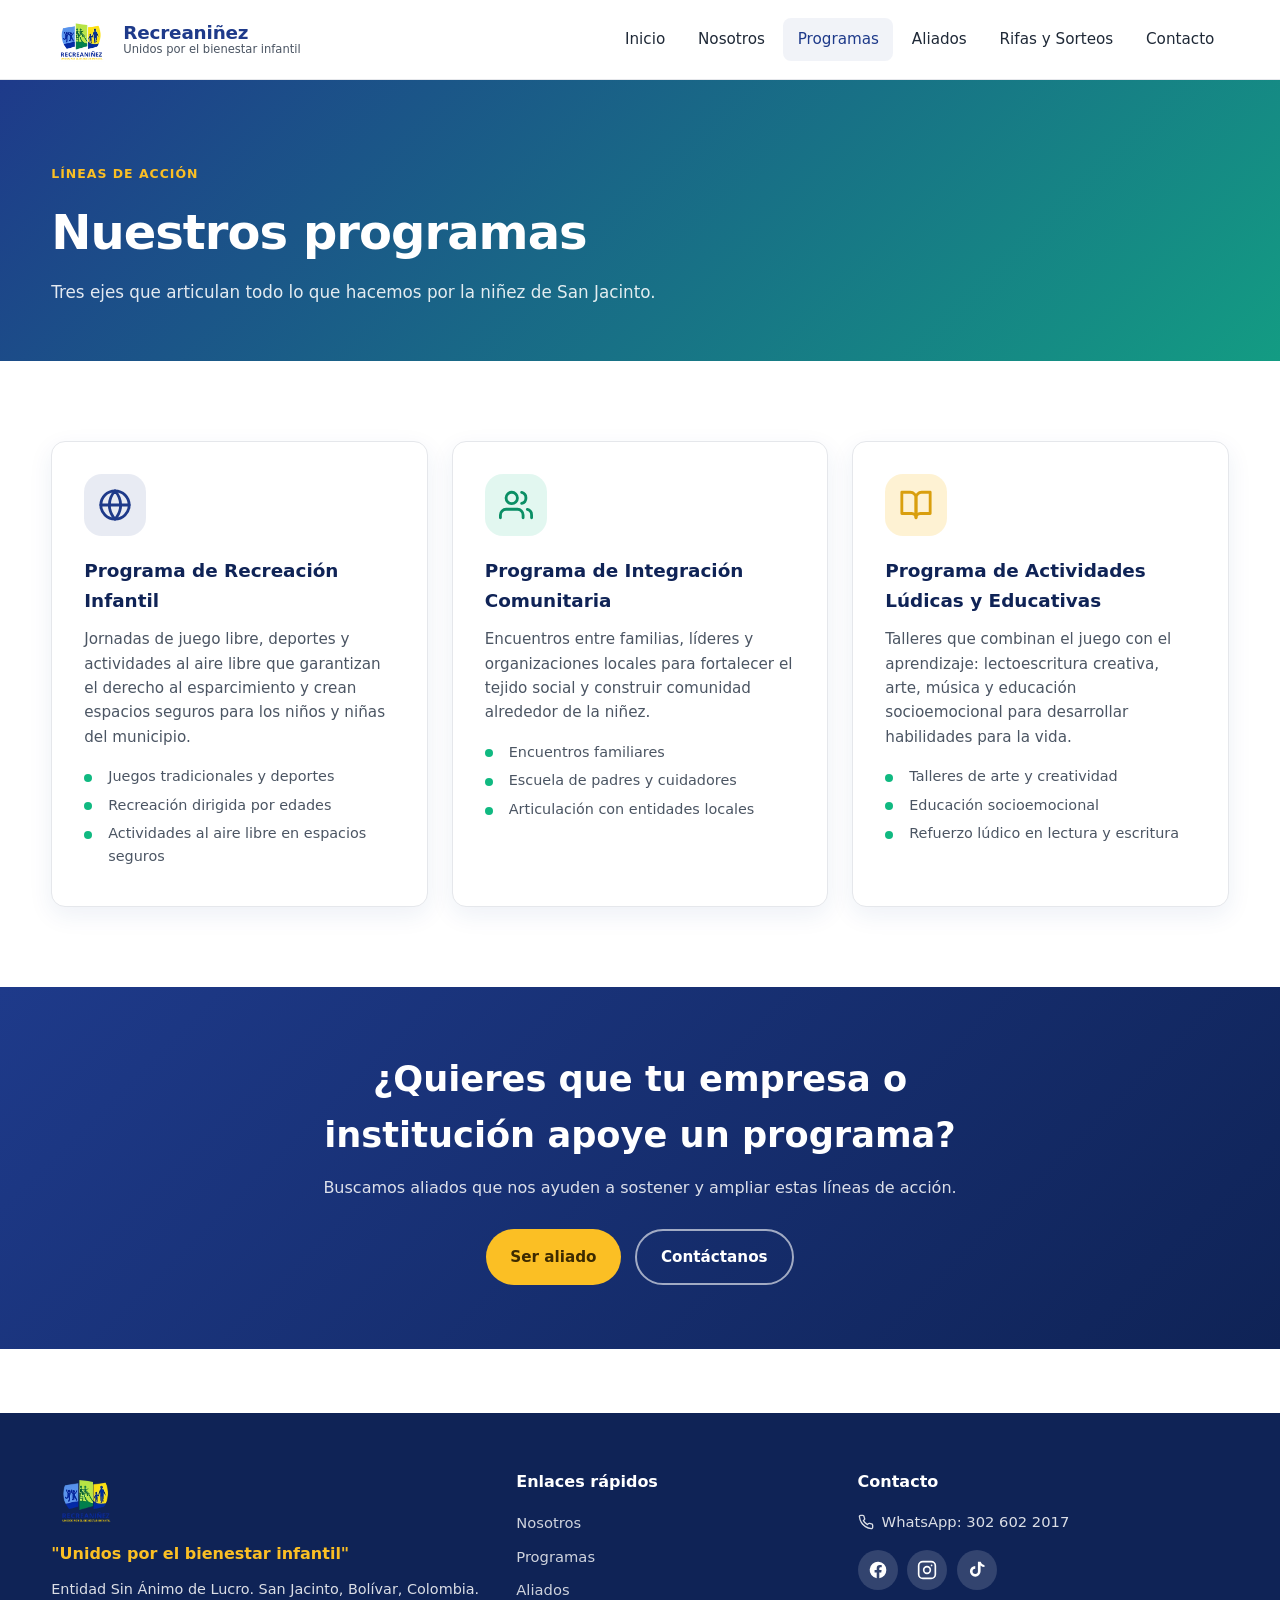
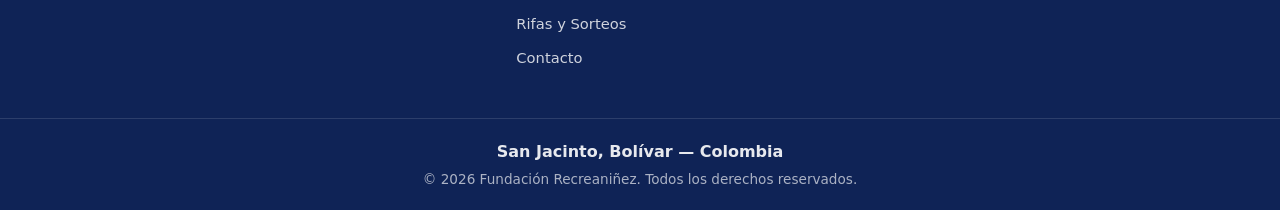
<file: programas.html>
<!DOCTYPE html>
<html lang="es">
<head>
  <meta charset="UTF-8" />
  <meta http-equiv="Content-Security-Policy" content="default-src 'self' 'unsafe-inline' 'unsafe-eval' https:; img-src 'self' https: data:;">
  <meta name="viewport" content="width=device-width, initial-scale=1.0" />
  <title>Programas | Fundación Recreaniñez</title>
  <link rel="preconnect" href="https://fonts.googleapis.com" />
  <link rel="preconnect" href="https://fonts.gstatic.com" crossorigin />
  <link href="https://fonts.googleapis.com/css2?family=Poppins:wght@400;500;600;700;800&display=swap" rel="stylesheet" />
  <link rel="stylesheet" href="styles.css" />
  <link rel="icon" href="logo.png" type="image/png" />
</head>
<body>

  <header class="site-header" id="siteHeader">
    <div class="container header-inner">
      <a href="index.html" class="brand">
        <img src="logo.png" alt="Logo Fundación Recreaniñez" class="brand-logo" />
        <span class="brand-text"><strong>Recreaniñez</strong><small>Unidos por el bienestar infantil</small></span>
      </a>
      <button class="nav-toggle" id="navToggle" aria-label="Abrir menú" aria-expanded="false">
        <svg viewBox="0 0 24 24" width="24" height="24" fill="none" stroke="currentColor" stroke-width="2" stroke-linecap="round" stroke-linejoin="round"><line x1="3" y1="6" x2="21" y2="6"/><line x1="3" y1="12" x2="21" y2="12"/><line x1="3" y1="18" x2="21" y2="18"/></svg>
      </button>
      <nav class="main-nav" id="mainNav" aria-label="Navegación principal">
        <ul>
          <li><a href="index.html">Inicio</a></li>
          <li class="has-sub">
            <a href="nosotros.html">Nosotros</a>
            <button class="sub-toggle" type="button" aria-label="Abrir secciones de Nosotros" aria-expanded="false">
              <svg viewBox="0 0 24 24" width="16" height="16" fill="none" stroke="currentColor" stroke-width="2" stroke-linecap="round" stroke-linejoin="round"><polyline points="6 9 12 15 18 9"/></svg>
            </button>
            <ul class="submenu">
              <li><a href="nosotros.html#historia">Nuestra historia</a></li>
              <li><a href="nosotros.html#mision">Misión</a></li>
              <li><a href="nosotros.html#vision">Visión</a></li>
              <li><a href="nosotros.html#valores">Valores</a></li>
            </ul>
          </li>
          <li><a href="programas.html" class="active">Programas</a></li>
          <li><a href="aliados.html">Aliados</a></li>
          <li><a href="rifas.html">Rifas y Sorteos</a></li>
          <li><a href="contacto.html">Contacto</a></li>
        </ul>
      </nav>
    </div>
  </header>

  <main>
    <section class="page-hero page-hero-programas">
      <div class="container">
        <span class="kicker light">Líneas de acción</span>
        <h1>Nuestros programas</h1>
        <p class="page-hero-sub">Tres ejes que articulan todo lo que hacemos por la niñez de San Jacinto.</p>
      </div>
    </section>

    <section class="section">
      <div class="container">
        <div class="grid grid-3 programas-grid">
          <article class="program-card reveal">
            <div class="program-icon azul"><svg viewBox="0 0 24 24" width="34" height="34" fill="none" stroke="currentColor" stroke-width="2" stroke-linecap="round" stroke-linejoin="round"><circle cx="12" cy="12" r="10"/><path d="M2 12h20M12 2a15.3 15.3 0 0 1 4 10 15.3 15.3 0 0 1-4 10 15.3 15.3 0 0 1-4-10 15.3 15.3 0 0 1 4-10z"/></svg></div>
            <h3>Programa de Recreación Infantil</h3>
            <p>Jornadas de juego libre, deportes y actividades al aire libre que garantizan el derecho al esparcimiento y crean espacios seguros para los niños y niñas del municipio.</p>
            <ul class="program-list">
              <li>Juegos tradicionales y deportes</li>
              <li>Recreación dirigida por edades</li>
              <li>Actividades al aire libre en espacios seguros</li>
            </ul>
          </article>

          <article class="program-card reveal">
            <div class="program-icon verde"><svg viewBox="0 0 24 24" width="34" height="34" fill="none" stroke="currentColor" stroke-width="2" stroke-linecap="round" stroke-linejoin="round"><path d="M17 21v-2a4 4 0 0 0-4-4H5a4 4 0 0 0-4 4v2"/><circle cx="9" cy="7" r="4"/><path d="M23 21v-2a4 4 0 0 0-3-3.87M16 3.13a4 4 0 0 1 0 7.75"/></svg></div>
            <h3>Programa de Integración Comunitaria</h3>
            <p>Encuentros entre familias, líderes y organizaciones locales para fortalecer el tejido social y construir comunidad alrededor de la niñez.</p>
            <ul class="program-list">
              <li>Encuentros familiares</li>
              <li>Escuela de padres y cuidadores</li>
              <li>Articulación con entidades locales</li>
            </ul>
          </article>

          <article class="program-card reveal">
            <div class="program-icon amarillo"><svg viewBox="0 0 24 24" width="34" height="34" fill="none" stroke="currentColor" stroke-width="2" stroke-linecap="round" stroke-linejoin="round"><path d="M2 3h6a4 4 0 0 1 4 4v14a3 3 0 0 0-3-3H2z"/><path d="M22 3h-6a4 4 0 0 0-4 4v14a3 3 0 0 1 3-3h7z"/></svg></div>
            <h3>Programa de Actividades Lúdicas y Educativas</h3>
            <p>Talleres que combinan el juego con el aprendizaje: lectoescritura creativa, arte, música y educación socioemocional para desarrollar habilidades para la vida.</p>
            <ul class="program-list">
              <li>Talleres de arte y creatividad</li>
              <li>Educación socioemocional</li>
              <li>Refuerzo lúdico en lectura y escritura</li>
            </ul>
          </article>
        </div>
      </div>
    </section>

    <section class="cta-band">
      <div class="container cta-inner reveal">
        <h2>¿Quieres que tu empresa o institución apoye un programa?</h2>
        <p>Buscamos aliados que nos ayuden a sostener y ampliar estas líneas de acción.</p>
        <div class="cta-buttons">
          <a href="aliados.html" class="btn btn-accent">Ser aliado</a>
          <a href="contacto.html" class="btn btn-outline-light">Contáctanos</a>
        </div>
      </div>
    </section>
  </main>

  <footer class="site-footer">
    <div class="container footer-grid">
      <div class="footer-brand">
        <img src="logo.png" alt="Logo Recreaniñez" class="footer-logo" />
        <p class="footer-slogan">"Unidos por el bienestar infantil"</p>
        <p class="footer-desc">Entidad Sin Ánimo de Lucro. San Jacinto, Bolívar, Colombia.</p>
      </div>
      <div class="footer-links">
        <h4>Enlaces rápidos</h4>
        <ul>
          <li><a href="nosotros.html">Nosotros</a></li>
          <li><a href="programas.html">Programas</a></li>
          <li><a href="aliados.html">Aliados</a></li>
          <li><a href="rifas.html">Rifas y Sorteos</a></li>
          <li><a href="contacto.html">Contacto</a></li>
        </ul>
      </div>
      <div class="footer-contact">
        <h4>Contacto</h4>
        <p><svg viewBox="0 0 24 24" width="16" height="16" fill="none" stroke="currentColor" stroke-width="2" stroke-linecap="round" stroke-linejoin="round"><path d="M22 16.92v3a2 2 0 0 1-2.18 2 19.79 19.79 0 0 1-8.63-3.07 19.5 19.5 0 0 1-6-6 19.79 19.79 0 0 1-3.07-8.67A2 2 0 0 1 4.11 2h3a2 2 0 0 1 2 1.72c.13.96.37 1.9.72 2.81a2 2 0 0 1-.45 2.11L8.09 9.91a16 16 0 0 0 6 6l1.27-1.27a2 2 0 0 1 2.11-.45c.91.35 1.85.59 2.81.72A2 2 0 0 1 22 16.92z"/></svg> WhatsApp: 302 602 2017</p>
        <div class="social-row">
          <a href="#" aria-label="Facebook" class="social-link"><svg viewBox="0 0 24 24" width="20" height="20" fill="currentColor"><path d="M22 12a10 10 0 1 0-11.56 9.88v-6.99H7.9V12h2.54V9.8c0-2.51 1.49-3.9 3.77-3.9 1.09 0 2.24.2 2.24.2v2.46h-1.26c-1.24 0-1.63.77-1.63 1.56V12h2.78l-.45 2.89h-2.33v6.99A10 10 0 0 0 22 12z"/></svg></a>
          <a href="#" aria-label="Instagram" class="social-link"><svg viewBox="0 0 24 24" width="20" height="20" fill="none" stroke="currentColor" stroke-width="2" stroke-linecap="round" stroke-linejoin="round"><rect x="2" y="2" width="20" height="20" rx="5"/><circle cx="12" cy="12" r="4"/><circle cx="17.5" cy="6.5" r="1" fill="currentColor" stroke="none"/></svg></a>
          <a href="#" aria-label="TikTok" class="social-link"><svg viewBox="0 0 24 24" width="20" height="20" fill="currentColor"><path d="M21 8.5a6.6 6.6 0 0 1-4.7-1.9v6.98A6.4 6.4 0 1 1 9.9 7.2v3.2a3.2 3.2 0 1 0 3.2 3.2V2h3.2a6.6 6.6 0 0 0 4.7 4.4V8.5z"/></svg></a>
        </div>
      </div>
    </div>
    <div class="footer-bottom">
      <p class="footer-location">San Jacinto, Bolívar — Colombia</p>
      <p class="footer-copy">© 2026 Fundación Recreaniñez. Todos los derechos reservados.</p>
    </div>
  </footer>

  <script src="script.js?v=2"></script>
  <script src="proteccion.js"></script>
</body>
</html>
</file>
<file: styles.css>
/* ==========================================================================
   Fundación Recreaniñez — Estilos
   Colores: Azul #1E3A8A · Verde #10B981 · Amarillo #FBBF24 · Blanco · Gris
   ========================================================================== */

   :root{
    --azul:#1E3A8A; --azul-osc:#0f2356; --verde:#10B981; --verde-osc:#0b8f65;
    --amarillo:#FBBF24; --amarillo-osc:#d99f0e; --blanco:#fff; --gris:#F3F4F6;
    --gris-borde:#E5E7EB; --texto:#1F2937; --texto-suave:#4B5563;
    --sombra:0 8px 24px rgba(30,58,138,.08);
    --sombra-lg:0 20px 45px rgba(15,35,86,.15);
    --radio:14px; --radio-sm:8px;
    --font:'Poppins',system-ui,-apple-system,Segoe UI,Roboto,sans-serif;
    --trans:.25s ease;
  }
  
  *,*::before,*::after{box-sizing:border-box}
  html{scroll-behavior:smooth;scroll-padding-top:90px}
  body{margin:0;font-family:var(--font);color:var(--texto);background:var(--blanco);line-height:1.6;-webkit-font-smoothing:antialiased}
  img{max-width:100%;display:block}
  a{color:var(--azul);text-decoration:none;transition:color var(--trans)}
  a:hover{color:var(--verde)}
  button{font-family:inherit}
  .container{width:min(1200px,92%);margin-inline:auto}
  .container.narrow{width:min(900px,92%)}
  
  /* ===== HEADER ===== */
  .site-header{position:sticky;top:0;z-index:100;background:rgba(255,255,255,.95);backdrop-filter:blur(10px);border-bottom:1px solid var(--gris-borde);transition:box-shadow var(--trans)}
  .site-header.scrolled{box-shadow:var(--sombra)}
  .header-inner{display:flex;align-items:center;justify-content:space-between;gap:1rem;padding:.85rem 0}
  .brand{display:flex;align-items:center;gap:.75rem;color:var(--azul);font-weight:700}
  .brand:hover{color:var(--azul)}
  .brand-logo{height:52px;width:auto;object-fit:contain;border-radius:6px}
  .brand-text{display:flex;flex-direction:column;line-height:1.1}
  .brand-text strong{font-size:1.15rem;font-weight:800;letter-spacing:-.01em}
  .brand-text small{font-size:.72rem;color:var(--texto-suave);font-weight:500}
  
  /* ===== NAVEGACIÓN ===== */
  .main-nav > ul{list-style:none;margin:0;padding:0;display:flex;align-items:center;gap:.25rem}
  .main-nav a{display:inline-flex;align-items:center;gap:.25rem;padding:.6rem .9rem;border-radius:var(--radio-sm);color:var(--texto);font-weight:500;font-size:.95rem}
  .main-nav a:hover,.main-nav a.active{color:var(--azul);background:rgba(30,58,138,.06)}
  
  /* Submenú — base (oculto por defecto) */
  .has-sub{position:relative}
  .submenu{list-style:none;margin:0;padding:0;display:none;flex-direction:column;gap:.15rem}
  
  /* Botón chevron: oculto en escritorio, visible en móvil */
  .sub-toggle{display:none;background:transparent;border:0;color:var(--texto-suave);padding:.4rem;border-radius:6px;cursor:pointer;transition:background var(--trans),transform var(--trans),color var(--trans)}
  .sub-toggle:hover{background:rgba(30,58,138,.08);color:var(--azul)}
  .sub-toggle[aria-expanded="true"]{transform:rotate(180deg);color:var(--azul)}
  
  /* ESCritorio: hover/focus muestra el submenú */
  @media (min-width:901px){
    .submenu{position:absolute;top:100%;left:0;min-width:220px;background:var(--blanco);border:1px solid var(--gris-borde);border-radius:var(--radio-sm);box-shadow:var(--sombra-lg);padding:.4rem;margin-top:.35rem}
    .submenu a{padding:.55rem .75rem;font-size:.9rem;display:block}
    .has-sub:hover .submenu,
    .has-sub:focus-within .submenu{display:flex}
    .has-sub:hover > a{color:var(--azul);background:rgba(30,58,138,.06)}
  }
  
  /* Nav toggle (hamburguesa) */
  .nav-toggle{display:none;background:transparent;border:0;color:var(--azul);padding:.4rem;border-radius:6px;cursor:pointer}
  
  /* ===== MÓVIL ===== */
  @media (max-width:900px){
    .nav-toggle{display:inline-flex}
    .main-nav{position:absolute;top:100%;left:0;right:0;background:var(--blanco);border-bottom:1px solid var(--gris-borde);box-shadow:var(--sombra);display:none;padding:.75rem 1.25rem 1.25rem;max-height:calc(100vh - 100px);overflow-y:auto}
    .main-nav.open{display:block}
    .main-nav > ul{flex-direction:column;align-items:stretch;gap:.15rem}
    .main-nav a{padding:.85rem}
  
    /* Fila del submenú: link + botón chevron */
    .main-nav .has-sub{display:flex;flex-wrap:wrap;align-items:center}
    .main-nav .has-sub > a{flex:1 1 auto}
    .main-nav .sub-toggle{display:inline-flex;flex:0 0 auto}
  
    /* Submenú oculto por defecto; solo se muestra con .open */
    .main-nav .submenu{
      flex:1 1 100%;
      width:100%;
      padding:.25rem 0 .25rem 1rem;
      background:transparent;
      border:0;
      box-shadow:none;
      position:static;
    }
    .main-nav .has-sub.open .submenu{display:flex}
  }
  
  /* ===== BOTONES ===== */
  .btn{display:inline-flex;align-items:center;justify-content:center;gap:.5rem;padding:.85rem 1.5rem;border:0;border-radius:999px;font-family:inherit;font-weight:600;font-size:.95rem;cursor:pointer;transition:transform var(--trans),box-shadow var(--trans),background var(--trans);text-align:center}
  .btn:hover{transform:translateY(-2px)}
  .btn-primary{background:var(--azul);color:#fff}
  .btn-primary:hover{background:var(--azul-osc);color:#fff;box-shadow:0 10px 25px rgba(30,58,138,.28)}
  .btn-accent{background:var(--amarillo);color:#3d2a00}
  .btn-accent:hover{background:var(--amarillo-osc);color:#3d2a00}
  .btn-outline-light{background:transparent;color:#fff;border:2px solid rgba(255,255,255,.6)}
  .btn-outline-light:hover{background:#fff;color:var(--azul)}
  .btn-ghost-dark{background:rgba(30,58,138,.08);color:var(--azul);padding:.55rem 1.1rem;font-size:.85rem;border-radius:999px}
  .btn-ghost-dark:hover{background:rgba(30,58,138,.15)}
  .btn.small{padding:.5rem 1rem;font-size:.85rem}
  .btn-block{width:100%}
  
  /* ===== HERO ===== */
  .hero{position:relative;min-height:90vh;display:flex;align-items:center;overflow:hidden;color:#fff}
  .hero-bg{position:absolute;inset:0;z-index:0}
  .hero-bg svg{width:100%;height:100%;display:block}
  .hero-content{position:relative;z-index:1;padding:5rem 0;max-width:780px}
  .hero-eyebrow{display:inline-block;background:rgba(255,255,255,.12);border:1px solid rgba(255,255,255,.25);color:#fff;padding:.35rem 1rem;border-radius:999px;font-size:.8rem;font-weight:500;letter-spacing:.03em;margin:0 0 1.25rem}
  .hero h1{font-size:clamp(2.2rem,5vw,3.9rem);line-height:1.05;font-weight:800;letter-spacing:-.02em;margin:0 0 .75rem}
  .hero-slogan{color:var(--amarillo);font-size:clamp(1.05rem,2vw,1.4rem);font-weight:600;margin:0 0 1.25rem}
  .hero-lead{font-size:1.05rem;color:rgba(255,255,255,.88);margin:0 0 2rem;max-width:640px}
  .hero-actions{display:flex;flex-wrap:wrap;gap:.9rem}
  
  .page-hero{padding:5rem 0 3.5rem;color:#fff;position:relative}
  .page-hero-nosotros{background:linear-gradient(135deg,var(--azul) 0%,#2c4fb0 100%)}
  .page-hero-programas{background:linear-gradient(135deg,var(--azul) 0%,var(--verde) 130%)}
  .page-hero-aliados{background:linear-gradient(135deg,var(--verde) 0%,var(--azul) 100%)}
  .page-hero-rifas{background:linear-gradient(135deg,#b8860b 0%,var(--azul) 100%)}
  .page-hero-contacto{background:linear-gradient(135deg,var(--azul-osc) 0%,var(--azul) 60%,var(--verde) 130%)}
  .page-hero h1{font-size:clamp(2rem,4.5vw,3rem);margin:.5rem 0;font-weight:800;letter-spacing:-.02em}
  .page-hero-sub{color:rgba(255,255,255,.88);font-size:1.05rem;max-width:620px;margin:0}
  .kicker{display:inline-block;color:var(--azul);font-weight:700;text-transform:uppercase;letter-spacing:.08em;font-size:.78rem}
  .kicker.light{color:var(--amarillo)}
  
  /* ===== SECCIONES ===== */
  .section{padding:5rem 0}
  .section.alt-bg{background:var(--gris)}
  .section-head{text-align:center;max-width:720px;margin:0 auto 3rem}
  .section-head h2{font-size:clamp(1.6rem,3vw,2.25rem);margin:.5rem 0 .75rem;font-weight:800;color:var(--azul-osc);letter-spacing:-.015em}
  .section-sub{color:var(--texto-suave);margin:0}
  
  .grid{display:grid;gap:1.5rem}
  .grid-2{grid-template-columns:repeat(2,1fr)}
  .grid-3{grid-template-columns:repeat(3,1fr)}
  .grid-4{grid-template-columns:repeat(4,1fr)}
  @media (max-width:900px){.grid-3,.grid-4{grid-template-columns:repeat(2,1fr)}}
  @media (max-width:620px){.grid-2,.grid-3,.grid-4{grid-template-columns:1fr}}
  
  .card{background:var(--blanco);padding:1.75rem;border-radius:var(--radio);box-shadow:var(--sombra);border:1px solid var(--gris-borde);transition:transform var(--trans),box-shadow var(--trans)}
  .card:hover{transform:translateY(-4px);box-shadow:var(--sombra-lg)}
  .card h3{margin:.85rem 0 .5rem;font-size:1.1rem;color:var(--azul-osc)}
  .card p{color:var(--texto-suave);margin:0;font-size:.95rem}
  
  .icon-badge{width:52px;height:52px;border-radius:14px;display:inline-flex;align-items:center;justify-content:center}
  .icon-badge.azul{background:rgba(30,58,138,.10);color:var(--azul)}
  .icon-badge.verde{background:rgba(16,185,129,.12);color:var(--verde-osc)}
  .icon-badge.amarillo{background:rgba(251,191,36,.18);color:var(--amarillo-osc)}
  
  .block-feature{background:var(--blanco);padding:2rem;border-radius:var(--radio);box-shadow:var(--sombra);border-top:4px solid var(--azul)}
  .block-feature#vision{border-top-color:var(--verde)}
  .block-feature h3{margin:1rem 0 .75rem;font-size:1.35rem;color:var(--azul-osc)}
  .block-feature p{margin:0;color:var(--texto-suave)}
  
  .valores-grid .value-card{background:var(--blanco);padding:1.4rem;border-radius:var(--radio);border:1px solid var(--gris-borde);transition:transform var(--trans),border-color var(--trans)}
  .valores-grid .value-card:hover{transform:translateY(-3px);border-color:var(--azul)}
  .value-card h4{margin:.85rem 0 .35rem;color:var(--azul-osc)}
  .value-card p{color:var(--texto-suave);font-size:.9rem;margin:0}
  
  .program-card{background:var(--blanco);padding:2rem;border-radius:var(--radio);box-shadow:var(--sombra);border:1px solid var(--gris-borde);display:flex;flex-direction:column;transition:transform var(--trans),box-shadow var(--trans)}
  .program-card:hover{transform:translateY(-5px);box-shadow:var(--sombra-lg)}
  .program-icon{width:62px;height:62px;border-radius:18px;display:flex;align-items:center;justify-content:center;margin-bottom:.5rem}
  .program-icon.azul{background:rgba(30,58,138,.10);color:var(--azul)}
  .program-icon.verde{background:rgba(16,185,129,.12);color:var(--verde-osc)}
  .program-icon.amarillo{background:rgba(251,191,36,.20);color:var(--amarillo-osc)}
  .program-card h3{font-size:1.15rem;margin:.75rem 0;color:var(--azul-osc)}
  .program-card p{color:var(--texto-suave);margin:0 0 1rem;font-size:.95rem}
  .program-list{list-style:none;padding:0;margin:0}
  .program-list li{position:relative;padding-left:1.5rem;font-size:.9rem;color:var(--texto-suave);margin-bottom:.35rem}
  .program-list li::before{content:"";position:absolute;left:0;top:.55rem;width:8px;height:8px;background:var(--verde);border-radius:50%}
  
  .cta-band{background:linear-gradient(135deg,var(--azul) 0%,var(--azul-osc) 100%);color:#fff;padding:4rem 0}
  .cta-inner{text-align:center;max-width:720px;margin-inline:auto}
  .cta-inner h2{font-size:clamp(1.6rem,3vw,2.2rem);margin:0 0 .75rem;font-weight:800}
  .cta-inner p{color:rgba(255,255,255,.85);margin:0 0 1.75rem}
  .cta-buttons{display:flex;justify-content:center;gap:.9rem;flex-wrap:wrap}
  
  .rich-text p{color:var(--texto-suave);font-size:1.02rem}
  .rich-text strong{color:var(--azul-osc)}
  
  /* ===== ALIADOS ===== */
  .aliados-grid{display:grid;grid-template-columns:repeat(auto-fit,minmax(180px,1fr));gap:1.25rem}
  .aliado-card{background:var(--blanco);border:1px solid var(--gris-borde);border-radius:var(--radio);padding:1.5rem 1rem;text-align:center;transition:transform var(--trans),box-shadow var(--trans)}
  .aliado-card:hover{transform:translateY(-4px);box-shadow:var(--sombra)}
  .aliado-logo-placeholder{width:80px;height:80px;margin:0 auto .75rem;border-radius:16px;background:var(--gris);display:flex;align-items:center;justify-content:center}
  .aliado-nombre{font-weight:700;margin:.25rem 0 .15rem;color:var(--azul-osc)}
  .aliado-tipo{font-size:.82rem;color:var(--texto-suave);margin:0}
  
  /* ===== FORMULARIOS ===== */
  .form-card{background:var(--blanco);padding:2rem;border-radius:var(--radio);box-shadow:var(--sombra);border:1px solid var(--gris-borde)}
  .form-card h3{margin:0 0 1.25rem;color:var(--azul-osc)}
  .form-card h4{margin:1.5rem 0 .75rem;color:var(--azul-osc);font-size:1rem}
  .field{display:flex;flex-direction:column;gap:.35rem;margin-bottom:1rem}
  .field-row{display:grid;grid-template-columns:1fr 1fr;gap:1rem}
  @media (max-width:620px){.field-row{grid-template-columns:1fr}}
  .field label{font-size:.88rem;font-weight:600;color:var(--azul-osc)}
  .field input,.field select,.field textarea{font-family:inherit;font-size:.95rem;padding:.75rem .9rem;border:1.5px solid var(--gris-borde);border-radius:var(--radio-sm);background:var(--blanco);color:var(--texto);transition:border-color var(--trans),box-shadow var(--trans)}
  .field input:focus,.field select:focus,.field textarea:focus{outline:none;border-color:var(--azul);box-shadow:0 0 0 3px rgba(30,58,138,.12)}
  .field-help{font-size:.78rem;color:var(--texto-suave)}
  .form-msg{margin:.75rem 0 0;font-size:.9rem;min-height:1.2rem}
  .form-msg.ok{color:var(--verde-osc);font-weight:600}
  .form-msg.err{color:#b91c1c;font-weight:600}
  
  .contacto-grid{display:grid;grid-template-columns:1fr 1.2fr;gap:2rem;align-items:start}
  @media (max-width:860px){.contacto-grid{grid-template-columns:1fr}}
  .contacto-info{background:var(--blanco);border-radius:var(--radio);padding:2rem;border:1px solid var(--gris-borde);box-shadow:var(--sombra)}
  .contacto-info h3{margin:0 0 1.25rem;color:var(--azul-osc)}
  .info-item{display:flex;gap:.9rem;align-items:center;margin-bottom:1.1rem}
  .info-item strong{display:block;color:var(--azul-osc);font-size:.92rem}
  .info-item p{margin:0;color:var(--texto-suave);font-size:.92rem}
  .social-block{margin-top:1.5rem;padding-top:1.25rem;border-top:1px solid var(--gris-borde)}
  .social-block h4{margin:0 0 .75rem;color:var(--azul-osc);font-size:.95rem}
  .social-row{display:flex;gap:.6rem}
  .social-link{width:40px;height:40px;border-radius:50%;display:inline-flex;align-items:center;justify-content:center;background:rgba(255,255,255,.15);color:#fff;transition:transform var(--trans),background var(--trans)}
  .social-link:hover{transform:translateY(-2px);background:var(--amarillo);color:var(--azul-osc)}
  .social-link.dark{background:rgba(30,58,138,.10);color:var(--azul)}
  .social-link.dark:hover{background:var(--azul);color:#fff}
  
  /* ===== RIFAS ===== */
  .admin-bar{display:flex;justify-content:flex-end;margin-bottom:1rem}
  .admin-panel{background:var(--blanco);border:1px solid var(--gris-borde);border-radius:var(--radio);padding:1.75rem;margin-bottom:2.5rem;box-shadow:var(--sombra)}
  .admin-head{margin-bottom:1rem}
  .admin-head h2{margin:0;color:var(--azul-osc);font-size:1.3rem}
  .admin-head p{margin:.25rem 0 1rem;color:var(--texto-suave);font-size:.9rem}
  .admin-login{max-width:420px}
  .admin-tabs{display:flex;gap:.35rem;border-bottom:1px solid var(--gris-borde);margin-bottom:1.25rem}
  .admin-tab{background:transparent;border:0;padding:.65rem 1rem;font-weight:600;color:var(--texto-suave);cursor:pointer;border-bottom:2px solid transparent}
  .admin-tab.active{color:var(--azul);border-bottom-color:var(--azul)}
  .admin-stats{display:grid;grid-template-columns:repeat(3,1fr);gap:1rem;margin:1rem 0}
  @media (max-width:620px){.admin-stats{grid-template-columns:1fr}}
  .stat{background:var(--gris);border-radius:var(--radio-sm);padding:1rem;text-align:center}
  .stat-num{display:block;font-size:1.5rem;font-weight:800;color:var(--azul)}
  .stat-label{font-size:.8rem;color:var(--texto-suave)}
  .admin-draw{text-align:center;margin-top:1.25rem}
  
  .ganador-box{margin-top:1.25rem;padding:1.5rem;border-radius:var(--radio);background:linear-gradient(135deg,var(--verde),var(--azul));color:#fff;text-align:center;animation:aparecer .6s ease}
  .ganador-box h3{margin:0 0 .5rem;font-size:1.1rem;color:#fff}
  .ganador-box .ganador-numero{font-size:3rem;font-weight:800;letter-spacing:.05em;line-height:1;margin:.5rem 0;text-shadow:0 4px 20px rgba(0,0,0,.25)}
  .ganador-box p{margin:.25rem 0;font-size:.95rem}
  @keyframes aparecer{from{opacity:0;transform:scale(.9)}to{opacity:1;transform:scale(1)}}
  
  #rifaPublica{background:var(--blanco);border-radius:var(--radio);padding:2rem;border:1px solid var(--gris-borde);box-shadow:var(--sombra)}
  .rifa-header{text-align:center;margin-bottom:1.5rem}
  .rifa-header h2{margin:0 0 .4rem;color:var(--azul-osc);font-size:1.6rem}
  .rifa-premio{font-size:1.05rem;color:var(--texto-suave);margin:0 0 .5rem}
  .rifa-meta{font-size:.92rem;color:var(--texto-suave);margin:0}
  .rifa-meta strong{color:var(--verde-osc)}
  .dot-sep{margin:0 .5rem}
  
  .progress-wrap{margin:1.5rem 0 1rem}
  .progress-info{display:flex;justify-content:space-between;font-size:.85rem;color:var(--texto-suave);margin-bottom:.4rem;font-weight:600}
  .progress-bar{width:100%;height:12px;background:var(--gris);border-radius:999px;overflow:hidden}
  .progress-fill{height:100%;background:linear-gradient(90deg,var(--verde),var(--amarillo));transition:width .6s ease;border-radius:999px}
  
  .rifa-legend{display:flex;flex-wrap:wrap;gap:1.25rem;justify-content:center;margin:1.25rem 0 1.5rem;font-size:.85rem;color:var(--texto-suave)}
  .rifa-legend span{display:inline-flex;align-items:center;gap:.4rem}
  .legend-dot{width:14px;height:14px;border-radius:4px;display:inline-block}
  .legend-dot.disponible{background:var(--verde)}
  .legend-dot.vendido{background:#dc2626}
  .legend-dot.reservado{background:var(--amarillo)}
  
  .grid-numeros{display:grid;grid-template-columns:repeat(auto-fill,minmax(58px,1fr));gap:.5rem}
  .numero-btn{aspect-ratio:1;border:0;border-radius:var(--radio-sm);font-weight:700;font-size:.95rem;cursor:pointer;transition:transform var(--trans),box-shadow var(--trans);color:#fff;background:var(--verde)}
  .numero-btn:hover:not(:disabled){transform:scale(1.06);box-shadow:0 6px 16px rgba(16,185,129,.4)}
  .numero-btn.vendido{background:#dc2626;cursor:not-allowed}
  .numero-btn.reservado{background:var(--amarillo);color:#3d2a00;cursor:not-allowed}
  
  /* ===== MODAL ===== */
  .modal{position:fixed;inset:0;background:rgba(15,35,86,.55);backdrop-filter:blur(4px);z-index:200;display:flex;align-items:flex-start;justify-content:center;padding:2rem 1rem;overflow-y:auto}
  .modal.hidden{display:none}
  .modal-content{position:relative;background:var(--blanco);border-radius:var(--radio);padding:2rem;width:min(720px,100%);box-shadow:var(--sombra-lg);animation:aparecer .3s ease}
  .modal-close{position:absolute;top:1rem;right:1rem;background:transparent;border:0;cursor:pointer;color:var(--texto-suave);padding:.4rem;border-radius:50%}
  .modal-close:hover{background:var(--gris);color:var(--texto)}
  .modal-content h3{margin:0 0 1rem;color:var(--azul-osc);font-size:1.25rem}
  .modal-content h4{margin:0 0 .5rem;color:var(--azul-osc);font-size:1rem}
  
  .pago-bloque{background:var(--gris);padding:1.25rem;border-radius:var(--radio-sm);margin-bottom:1.5rem}
  .pago-nota{font-size:.85rem;color:var(--texto-suave);margin:0 0 1rem}
  .pago-metodos{display:grid;grid-template-columns:repeat(3,1fr);gap:.75rem}
  @media (max-width:620px){.pago-metodos{grid-template-columns:1fr}}
  .pago-metodo{background:var(--blanco);padding:.9rem;border-radius:var(--radio-sm);border:1px solid var(--gris-borde);text-align:center}
  .pago-info strong{display:block;color:var(--azul-osc);font-size:.9rem}
  .pago-info span{display:block;font-size:.78rem;color:var(--texto-suave)}
  .pago-info em{font-style:normal;color:var(--verde-osc);font-weight:600}
  .qr-box{position:relative;width:100%;aspect-ratio:1;margin-top:.6rem;background:var(--gris);border-radius:var(--radio-sm);display:flex;align-items:center;justify-content:center;overflow:hidden}
  .qr-img{position:absolute;inset:0;width:100%;height:100%;object-fit:contain;background:#fff}
  .qr-img[src=""],.qr-img:not([src]){display:none}
  .qr-placeholder{font-size:.7rem;color:var(--texto-suave);text-align:center;line-height:1.2;font-weight:600}
  .aviso-validacion{margin-top:1rem;font-size:.85rem;color:var(--texto-suave);background:rgba(251,191,36,.15);padding:.85rem 1rem;border-radius:var(--radio-sm);border-left:4px solid var(--amarillo)}
  
  /* ===== FOOTER ===== */
  .site-footer{background:var(--azul-osc);color:rgba(255,255,255,.85);padding:3.5rem 0 0;margin-top:4rem}
  .footer-grid{display:grid;grid-template-columns:1.4fr 1fr 1.2fr;gap:2rem;padding-bottom:2.5rem}
  @media (max-width:860px){.footer-grid{grid-template-columns:1fr;gap:2rem}}
  .footer-logo{height:60px;margin-bottom:.75rem}
  .footer-slogan{color:var(--amarillo);font-weight:600;margin:0 0 .75rem}
  .footer-desc{font-size:.9rem;margin:0}
  .footer-links h4,.footer-contact h4{color:#fff;margin:0 0 1rem;font-size:1rem}
  .footer-links ul{list-style:none;padding:0;margin:0}
  .footer-links li{margin-bottom:.5rem}
  .footer-links a{color:rgba(255,255,255,.8);font-size:.92rem}
  .footer-links a:hover{color:var(--amarillo)}
  .footer-contact p{display:flex;align-items:center;gap:.5rem;font-size:.92rem;margin:0 0 1rem}
  .footer-contact .social-row{margin-top:.5rem}
  .footer-bottom{border-top:1px solid rgba(255,255,255,.12);padding:1.25rem 0;text-align:center}
  .footer-location{margin:0 0 .25rem;font-weight:600;color:rgba(255,255,255,.9)}
  .footer-copy{margin:0;font-size:.85rem;color:rgba(255,255,255,.65)}
  
  /* ===== UTILIDADES ===== */
  .hidden{display:none !important}
  .reveal{opacity:0;transform:translateY(24px);transition:opacity .7s ease,transform .7s ease}
  .reveal.visible{opacity:1;transform:translateY(0)}
  @media (prefers-reduced-motion:reduce){
    .reveal{opacity:1;transform:none;transition:none}
    .btn,.card,.program-card,.value-card,.aliado-card{transition:none}
  }

  /* Imagen del premio en la vista pública de la rifa */
.rifa-imagen-wrap {
    margin: 1rem auto 0.75rem;
    max-width: 520px;
  }
  .rifa-imagen {
    width: 100%;
    max-height: 380px;
    object-fit: cover;
    border-radius: var(--radio);
    box-shadow: var(--sombra-lg);
    border: 4px solid var(--blanco);
    background: var(--gris);
  }
</file>
